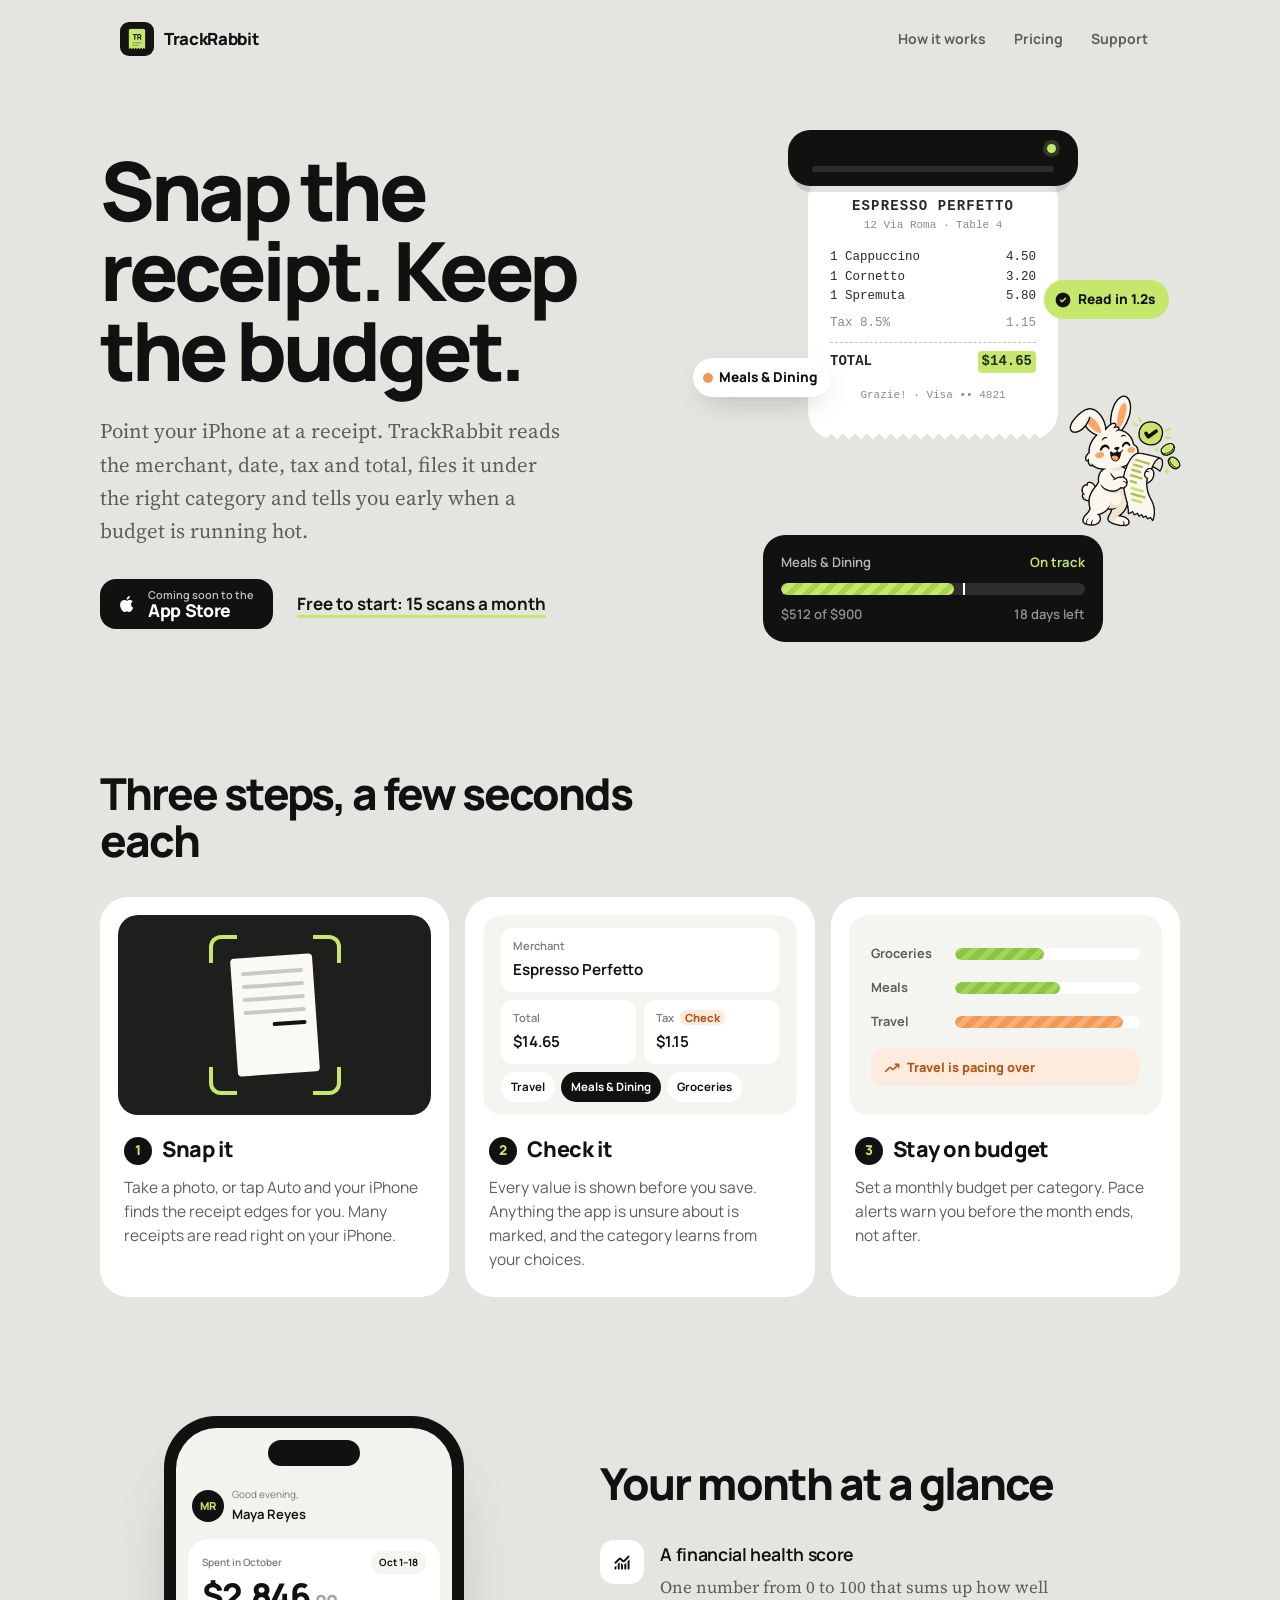
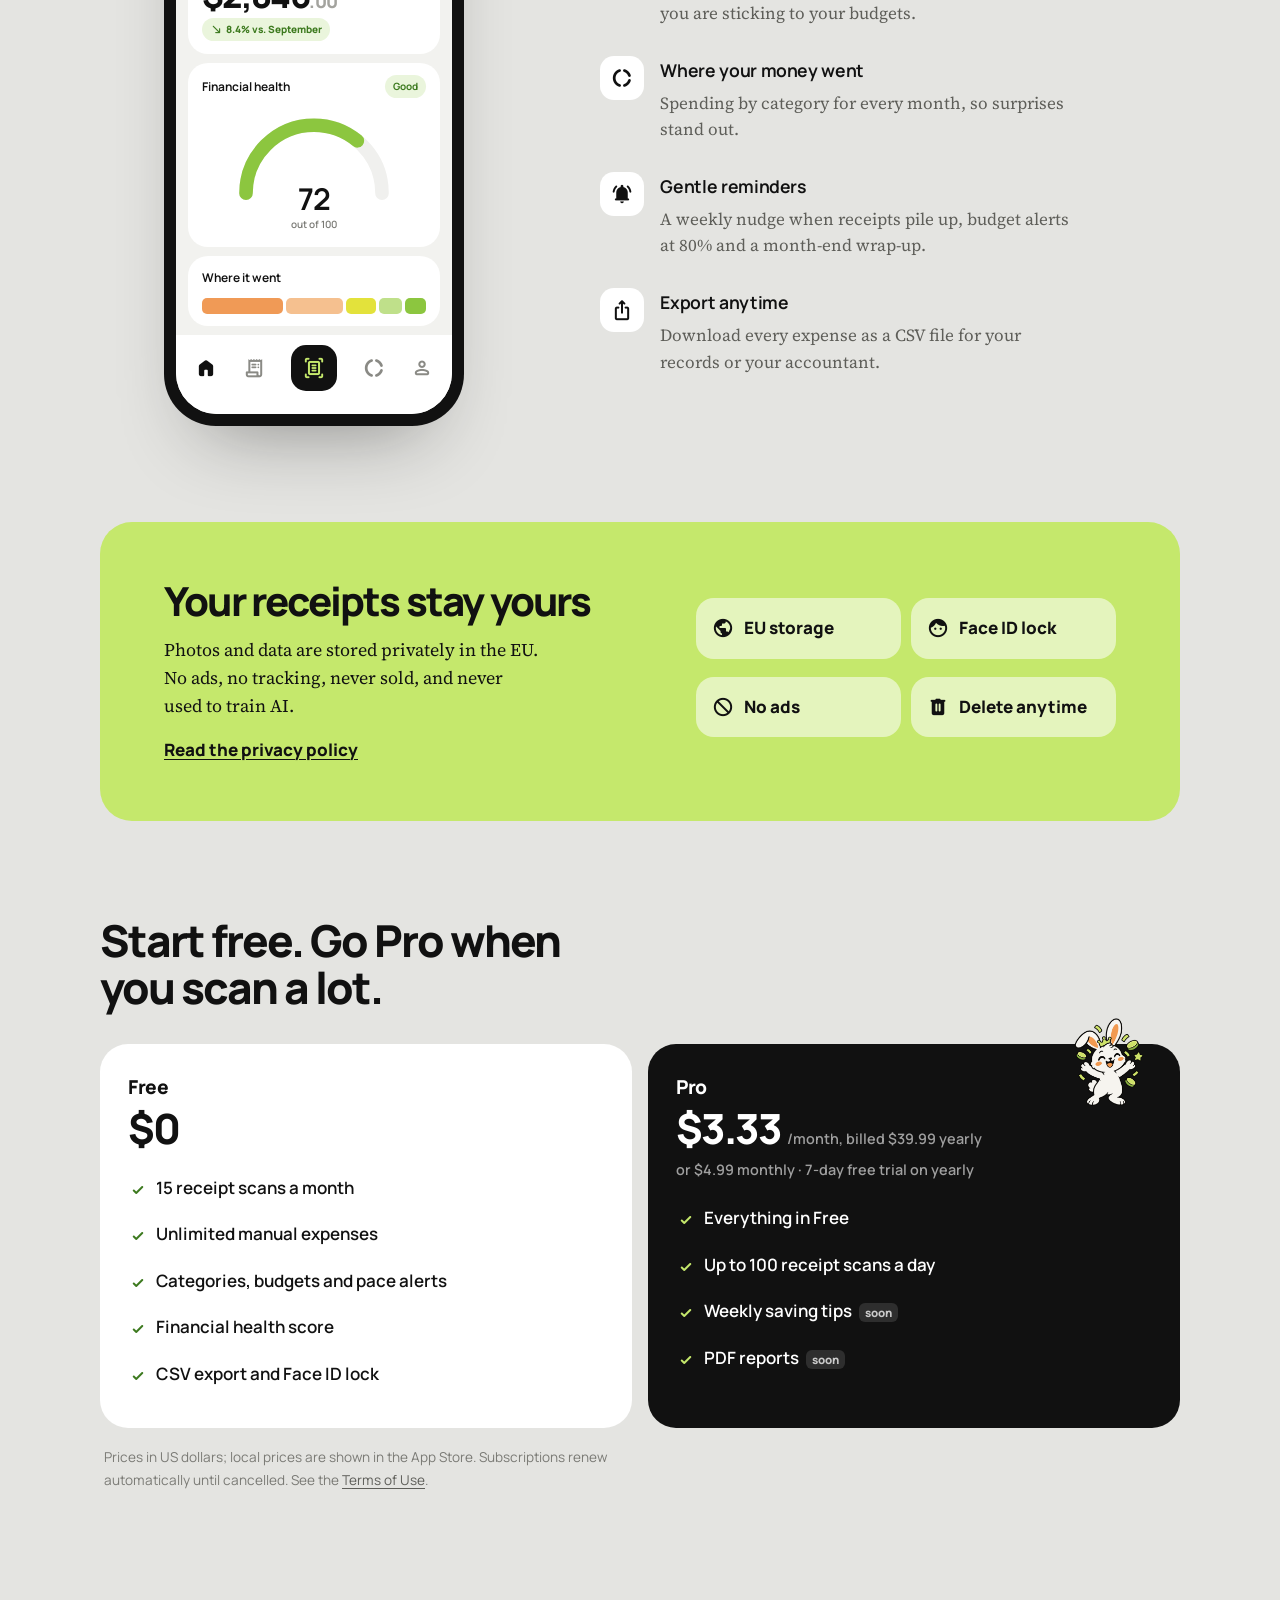
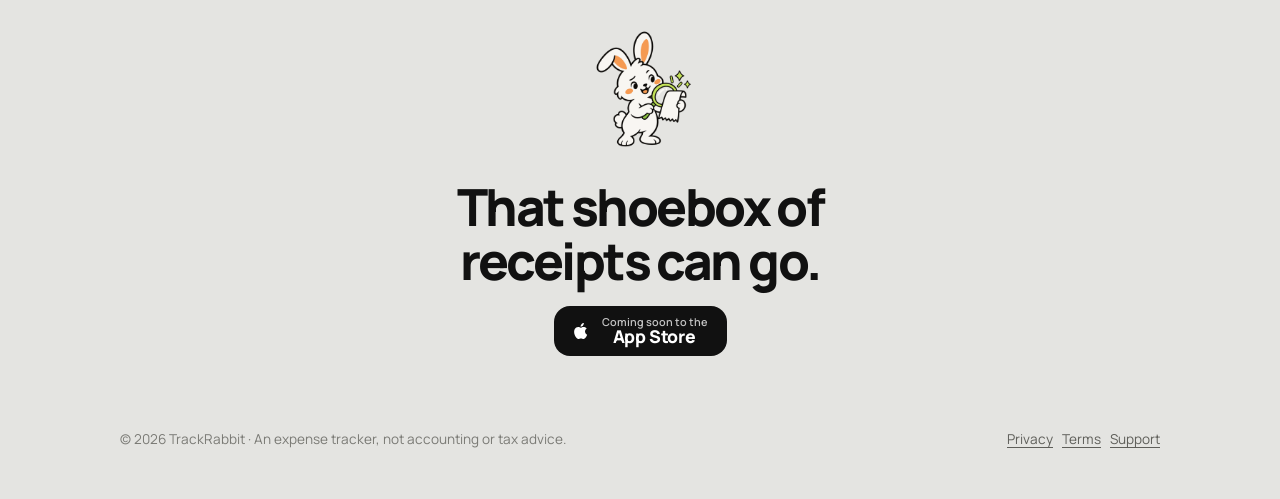
<file: index.html>
<!doctype html>
<html lang="en">
<head>
  <meta charset="utf-8">
  <meta name="viewport" content="width=device-width, initial-scale=1">
  <title>TrackRabbit – Receipt scanner and budget tracker</title>
  <meta name="description" content="Snap a receipt and TrackRabbit reads it, sorts it into your categories and warns you early when a budget is running hot.">
  <meta property="og:title" content="TrackRabbit – Snap the receipt. Keep the budget.">
  <meta property="og:description" content="Receipt scanning, categories and budgets for iPhone.">
  <meta property="og:image" content="https://trackrabbitapp.github.io/assets/mascot.png">
  <link rel="icon" href="assets/favicon.png">
  <link rel="preconnect" href="https://fonts.googleapis.com">
  <link rel="preconnect" href="https://fonts.gstatic.com" crossorigin>
  <link href="https://fonts.googleapis.com/css2?family=Manrope:wght@500;600;700;800&family=Source+Serif+4:ital,opsz,wght@0,8..60,400;0,8..60,600;1,8..60,400&display=swap" rel="stylesheet">
  <link href="https://fonts.googleapis.com/css2?family=Material+Symbols+Rounded:opsz,wght,FILL,GRAD@20..48,500,0..1,0&display=block" rel="stylesheet">
  <link rel="stylesheet" href="style.css">
  <link rel="stylesheet" href="home.css">
</head>
<body class="home-page">
  <header class="site-head">
    <a class="brand" href="./" aria-current="page"><img src="assets/icon.png" alt="">TrackRabbit</a>
    <nav class="site-nav" aria-label="Site">
      <a href="#how">How it works</a>
      <a href="#pricing">Pricing</a>
      <a href="support.html">Support</a>
    </nav>
  </header>

  <main>
    <!-- Hero: the receipt prints, gets read, lands in a category and moves the budget -->
    <section class="hero">
      <div class="hero-copy">
        <h1>Snap the receipt. Keep the budget.</h1>
        <p class="lead">Point your iPhone at a receipt. TrackRabbit reads the merchant, date, tax and total, files it under the right category and tells you early when a budget is running hot.</p>
        <div class="cta-row">
          <span class="store-badge" aria-label="Coming soon to the App Store">
            <svg viewBox="0 0 24 24" width="22" height="22" aria-hidden="true"><path fill="currentColor" d="M16.37 12.6c-.02-2.2 1.8-3.27 1.88-3.32-1.03-1.5-2.62-1.7-3.18-1.73-1.35-.14-2.65.8-3.33.8-.7 0-1.75-.78-2.88-.76-1.48.02-2.85.86-3.61 2.19-1.54 2.67-.39 6.62 1.11 8.79.73 1.06 1.6 2.25 2.74 2.2 1.1-.04 1.52-.71 2.85-.71 1.33 0 1.7.71 2.87.69 1.19-.02 1.94-1.07 2.66-2.14.84-1.23 1.19-2.42 1.2-2.48-.03-.01-2.3-.88-2.31-3.53ZM14.2 6.13c.6-.74 1.01-1.75.9-2.77-.87.04-1.94.59-2.56 1.32-.56.64-1.05 1.68-.92 2.67.97.08 1.97-.49 2.58-1.22Z"/></svg>
            <span><small>Coming soon to the</small>App Store</span>
          </span>
          <a class="text-link" href="#pricing">Free to start: 15 scans a month</a>
        </div>
      </div>

      <div class="scene" aria-hidden="true">
        <div class="printer"><span class="slot"></span></div>
        <div class="paper-window">
          <div class="paper">
            <p class="r-shop">ESPRESSO PERFETTO</p>
            <p class="r-sub">12 Via Roma · Table 4</p>
            <p class="r-row"><span>1 Cappuccino</span><span>4.50</span></p>
            <p class="r-row"><span>1 Cornetto</span><span>3.20</span></p>
            <p class="r-row"><span>1 Spremuta</span><span>5.80</span></p>
            <p class="r-row r-muted"><span>Tax 8.5%</span><span>1.15</span></p>
            <p class="r-row r-total"><span>TOTAL</span><span>$14.65</span></p>
            <p class="r-thanks">Grazie! · Visa •• 4821</p>
          </div>
        </div>
        <div class="read-chip"><span class="ms">check_circle</span> Read in 1.2s</div>
        <div class="cat-chip"><span class="dot"></span> Meals &amp; Dining</div>
        <div class="budget-card">
          <div class="budget-top"><span>Meals &amp; Dining</span><strong>On track</strong></div>
          <div class="bar"><span class="fill"></span><span class="pace"></span></div>
          <div class="budget-bottom"><span>$512 of $900</span><span>18 days left</span></div>
        </div>
        <img class="hero-mascot" src="assets/mascot.png" alt="" width="200" height="200">
      </div>
    </section>

    <!-- How it works: a real sequence, so it is numbered -->
    <section class="how" id="how">
      <h2 class="section-title">Three steps, a few seconds each</h2>
      <ol class="steps">
        <li class="step">
          <div class="step-visual scan-visual" aria-hidden="true">
            <div class="frame">
              <span class="c tl"></span><span class="c tr"></span><span class="c bl"></span><span class="c br"></span>
              <div class="mini-receipt"><i></i><i></i><i></i><i></i><i class="short"></i></div>
            </div>
          </div>
          <h3>Snap it</h3>
          <p>Take a photo, or tap Auto and your iPhone finds the receipt edges for you. Many receipts are read right on your iPhone.</p>
        </li>
        <li class="step">
          <div class="step-visual check-visual" aria-hidden="true">
            <div class="field"><small>Merchant</small><strong>Espresso Perfetto</strong></div>
            <div class="field-row">
              <div class="field"><small>Total</small><strong>$14.65</strong></div>
              <div class="field"><small>Tax <em>Check</em></small><strong>$1.15</strong></div>
            </div>
            <div class="chips"><span>Travel</span><span class="on">Meals &amp; Dining</span><span>Groceries</span></div>
          </div>
          <h3>Check it</h3>
          <p>Every value is shown before you save. Anything the app is unsure about is marked, and the category learns from your choices.</p>
        </li>
        <li class="step">
          <div class="step-visual budget-visual" aria-hidden="true">
            <div class="b-line"><span>Groceries</span><div class="bar"><span style="--w:48%"></span></div></div>
            <div class="b-line"><span>Meals</span><div class="bar"><span style="--w:57%"></span></div></div>
            <div class="b-line warn"><span>Travel</span><div class="bar"><span style="--w:91%"></span></div></div>
            <div class="alert"><span class="ms">trending_up</span> Travel is pacing over</div>
          </div>
          <h3>Stay on budget</h3>
          <p>Set a monthly budget per category. Pace alerts warn you before the month ends, not after.</p>
        </li>
      </ol>
    </section>

    <!-- The app itself -->
    <section class="glance">
      <div class="phone" aria-label="TrackRabbit home screen showing October spending and a financial health score of 72" role="img">
        <div class="island"></div>
        <div class="screen">
          <div class="app-head">
            <span class="avatar">MR</span>
            <div><small>Good evening,</small><strong>Maya Reyes</strong></div>
          </div>
          <div class="app-card">
            <div class="row-between"><small>Spent in October</small><span class="pill">Oct 1–18</span></div>
            <p class="big">$2,846<span>.00</span></p>
            <span class="delta"><span class="ms">south_east</span> 8.4% vs. September</span>
          </div>
          <div class="app-card gauge-card">
            <div class="row-between"><strong>Financial health</strong><span class="pill good">Good</span></div>
            <svg class="gauge" viewBox="0 0 200 120">
              <path class="track" d="M 20 105 A 80 80 0 0 1 180 105" />
              <path class="value" d="M 20 105 A 80 80 0 0 1 180 105" pathLength="100" />
            </svg>
            <p class="score"><strong data-count="72">72</strong><small>out of 100</small></p>
          </div>
          <div class="app-card">
            <strong>Where it went</strong>
            <div class="mix"><span style="flex:38;background:#F09A56"></span><span style="flex:27;background:#F5C08F"></span><span style="flex:14;background:#E3E23B"></span><span style="flex:11;background:#BFE08A"></span><span style="flex:10;background:#8CC63F"></span></div>
          </div>
          <div class="tabbar"><span class="ms on">home</span><span class="ms">receipt_long</span><span class="scan-btn"><span class="ms">document_scanner</span></span><span class="ms">donut_large</span><span class="ms">person</span></div>
        </div>
      </div>
      <div class="glance-copy">
        <h2 class="section-title">Your month at a glance</h2>
        <ul class="ticks">
          <li><span class="ms">monitoring</span><div><strong>A financial health score</strong><p>One number from 0 to 100 that sums up how well you are sticking to your budgets.</p></div></li>
          <li><span class="ms">donut_large</span><div><strong>Where your money went</strong><p>Spending by category for every month, so surprises stand out.</p></div></li>
          <li><span class="ms">notifications_active</span><div><strong>Gentle reminders</strong><p>A weekly nudge when receipts pile up, budget alerts at 80% and a month-end wrap-up.</p></div></li>
          <li><span class="ms">ios_share</span><div><strong>Export anytime</strong><p>Download every expense as a CSV file for your records or your accountant.</p></div></li>
        </ul>
      </div>
    </section>

    <!-- Privacy -->
    <section class="privacy-band">
      <div>
        <h2>Your receipts stay yours</h2>
        <p>Photos and data are stored privately in the EU. No ads, no tracking, never sold, and never used to train AI.</p>
        <a href="privacy.html">Read the privacy policy</a>
      </div>
      <ul class="badges">
        <li><span class="ms">public</span>EU storage</li>
        <li><span class="ms">face</span>Face ID lock</li>
        <li><span class="ms">block</span>No ads</li>
        <li><span class="ms">delete</span>Delete anytime</li>
      </ul>
    </section>

    <!-- Pricing -->
    <section class="pricing" id="pricing">
      <h2 class="section-title">Start free. Go Pro when you scan a lot.</h2>
      <div class="plans">
        <div class="plan">
          <h3>Free</h3>
          <p class="price">$0</p>
          <ul>
            <li>15 receipt scans a month</li>
            <li>Unlimited manual expenses</li>
            <li>Categories, budgets and pace alerts</li>
            <li>Financial health score</li>
            <li>CSV export and Face ID lock</li>
          </ul>
        </div>
        <div class="plan pro">
          <img src="assets/mascot-pro.png" alt="" width="120" height="120">
          <h3>Pro</h3>
          <p class="price">$3.33<small>/month, billed $39.99 yearly</small></p>
          <p class="alt">or $4.99 monthly · 7-day free trial on yearly</p>
          <ul>
            <li>Everything in Free</li>
            <li>Up to 100 receipt scans a day</li>
            <li>Weekly saving tips <em>soon</em></li>
            <li>PDF reports <em>soon</em></li>
          </ul>
        </div>
      </div>
      <p class="fine">Prices in US dollars; local prices are shown in the App Store. Subscriptions renew automatically until cancelled. See the <a href="terms.html">Terms of Use</a>.</p>
    </section>

    <section class="closing">
      <img src="assets/mascot-empty.png" alt="" width="160" height="160">
      <h2>That shoebox of receipts can go.</h2>
      <span class="store-badge dark" aria-label="Coming soon to the App Store">
        <svg viewBox="0 0 24 24" width="22" height="22" aria-hidden="true"><path fill="currentColor" d="M16.37 12.6c-.02-2.2 1.8-3.27 1.88-3.32-1.03-1.5-2.62-1.7-3.18-1.73-1.35-.14-2.65.8-3.33.8-.7 0-1.75-.78-2.88-.76-1.48.02-2.85.86-3.61 2.19-1.54 2.67-.39 6.62 1.11 8.79.73 1.06 1.6 2.25 2.74 2.2 1.1-.04 1.52-.71 2.85-.71 1.33 0 1.7.71 2.87.69 1.19-.02 1.94-1.07 2.66-2.14.84-1.23 1.19-2.42 1.2-2.48-.03-.01-2.3-.88-2.31-3.53ZM14.2 6.13c.6-.74 1.01-1.75.9-2.77-.87.04-1.94.59-2.56 1.32-.56.64-1.05 1.68-.92 2.67.97.08 1.97-.49 2.58-1.22Z"/></svg>
        <span><small>Coming soon to the</small>App Store</span>
      </span>
    </section>
  </main>

  <footer class="site-foot">
    <span>© 2026 TrackRabbit · An expense tracker, not accounting or tax advice.</span>
    <span><a href="privacy.html">Privacy</a> &nbsp; <a href="terms.html">Terms</a> &nbsp; <a href="support.html">Support</a></span>
  </footer>

  <script>
    // The health gauge fills once, when it scrolls into view.
    const card = document.querySelector('.gauge-card');
    if (card && 'IntersectionObserver' in window) {
      card.classList.add('armed');
      new IntersectionObserver((entries, obs) => {
        if (entries.some((e) => e.isIntersecting)) {
          card.classList.add('in');
          obs.disconnect();
        }
      }, { threshold: 0.6 }).observe(card);
    }
  </script>
</body>
</html>
</file>
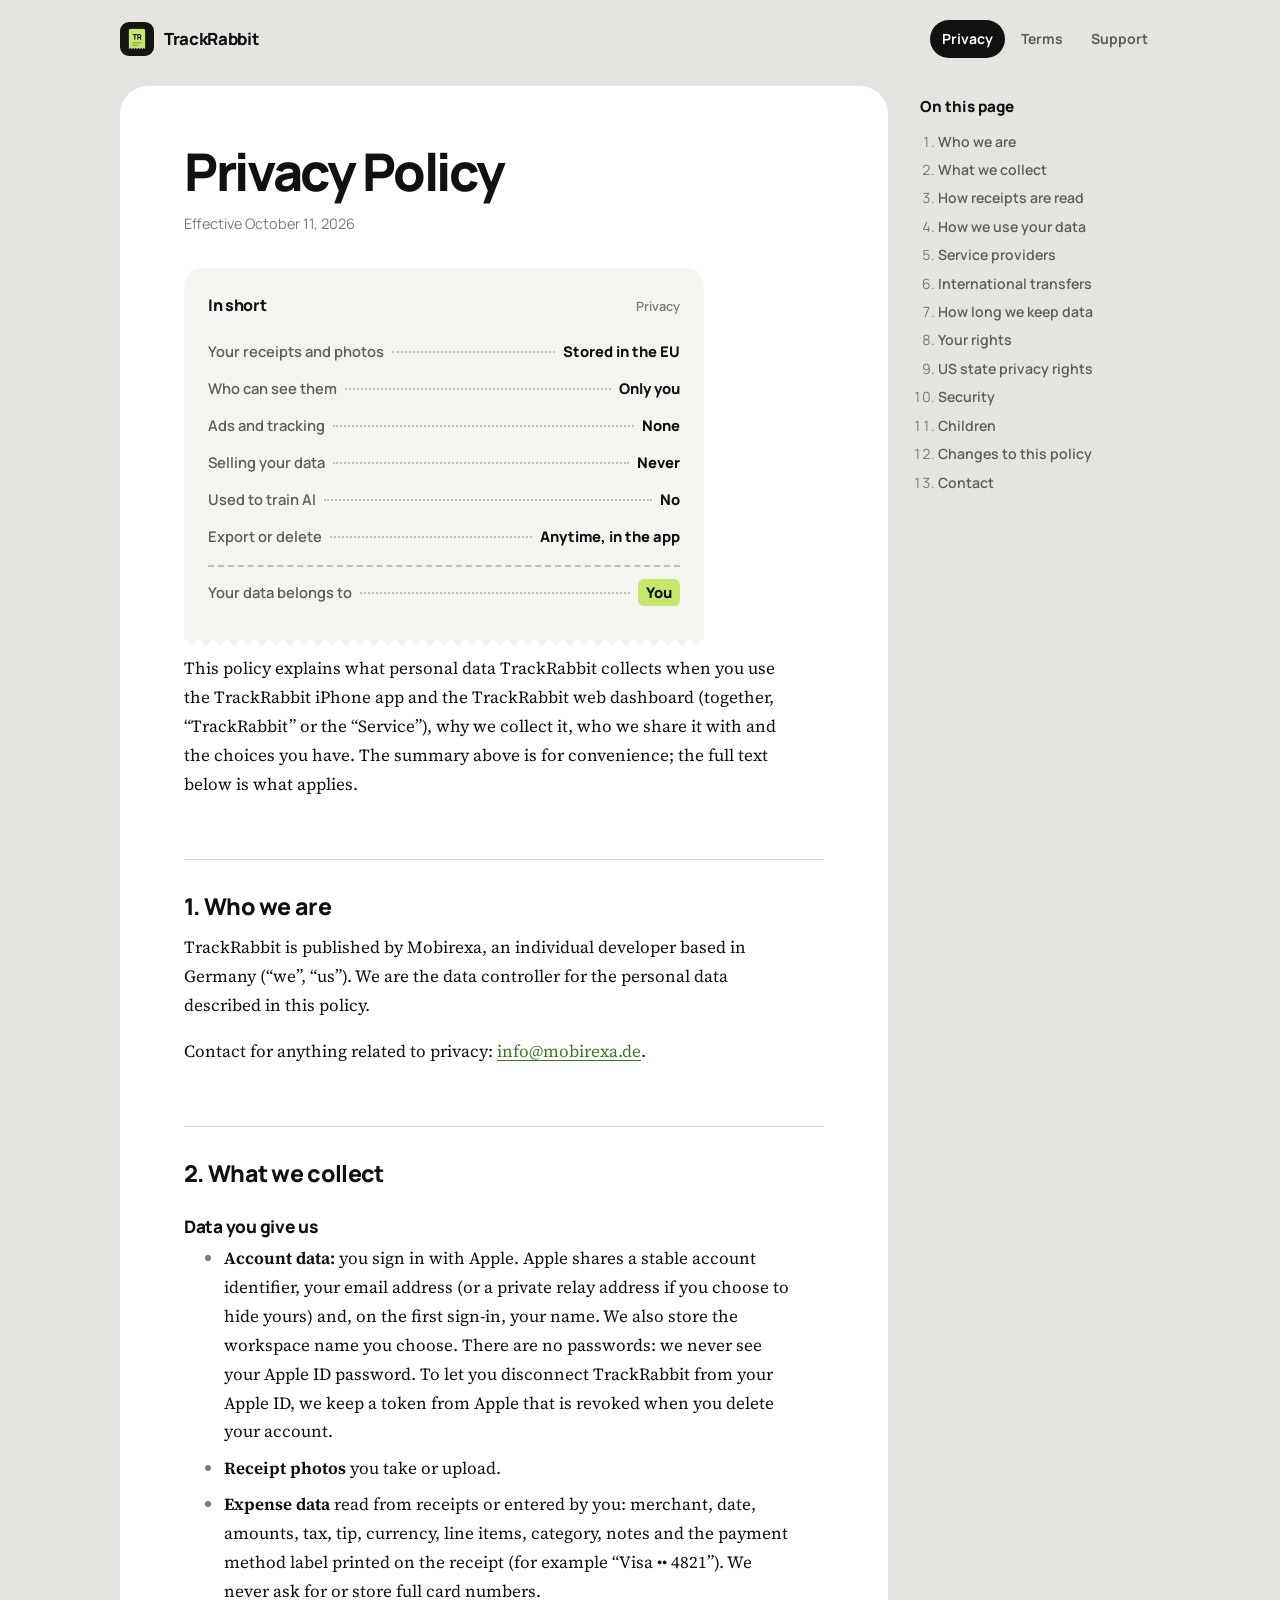
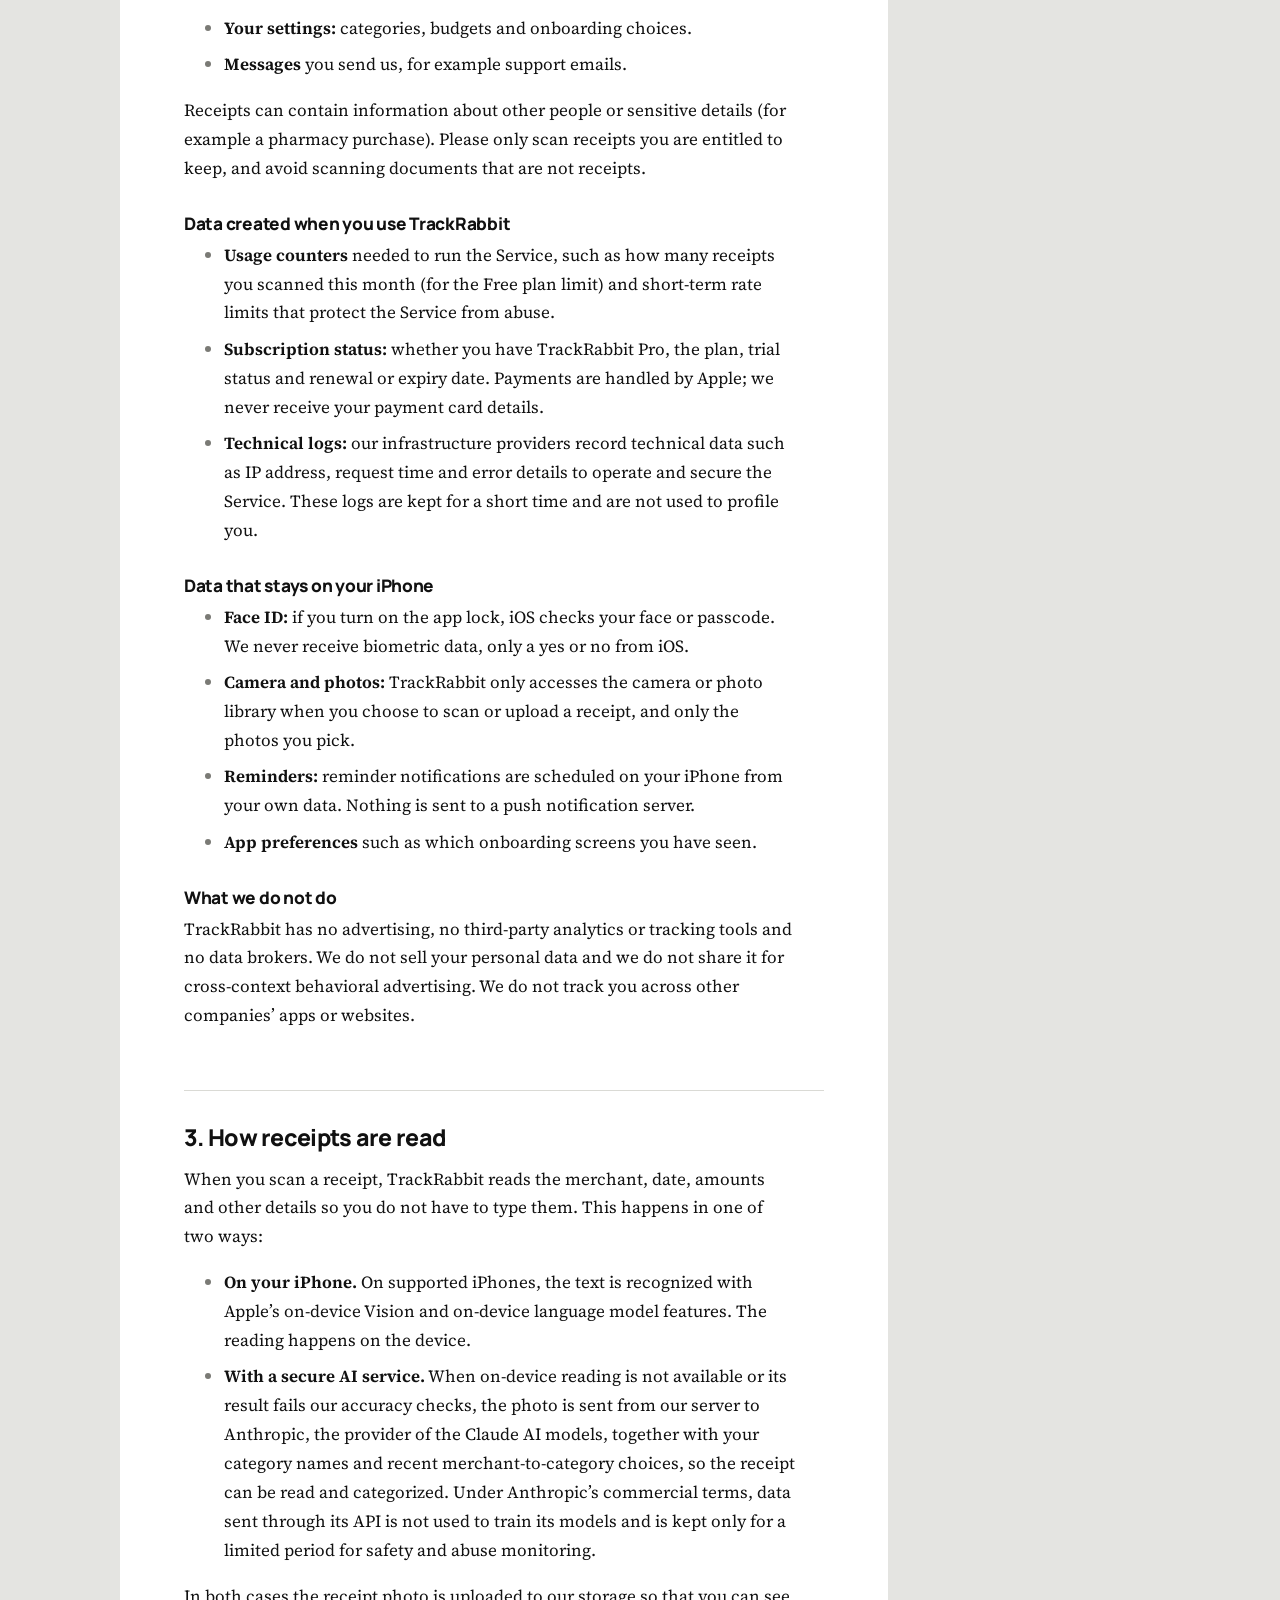
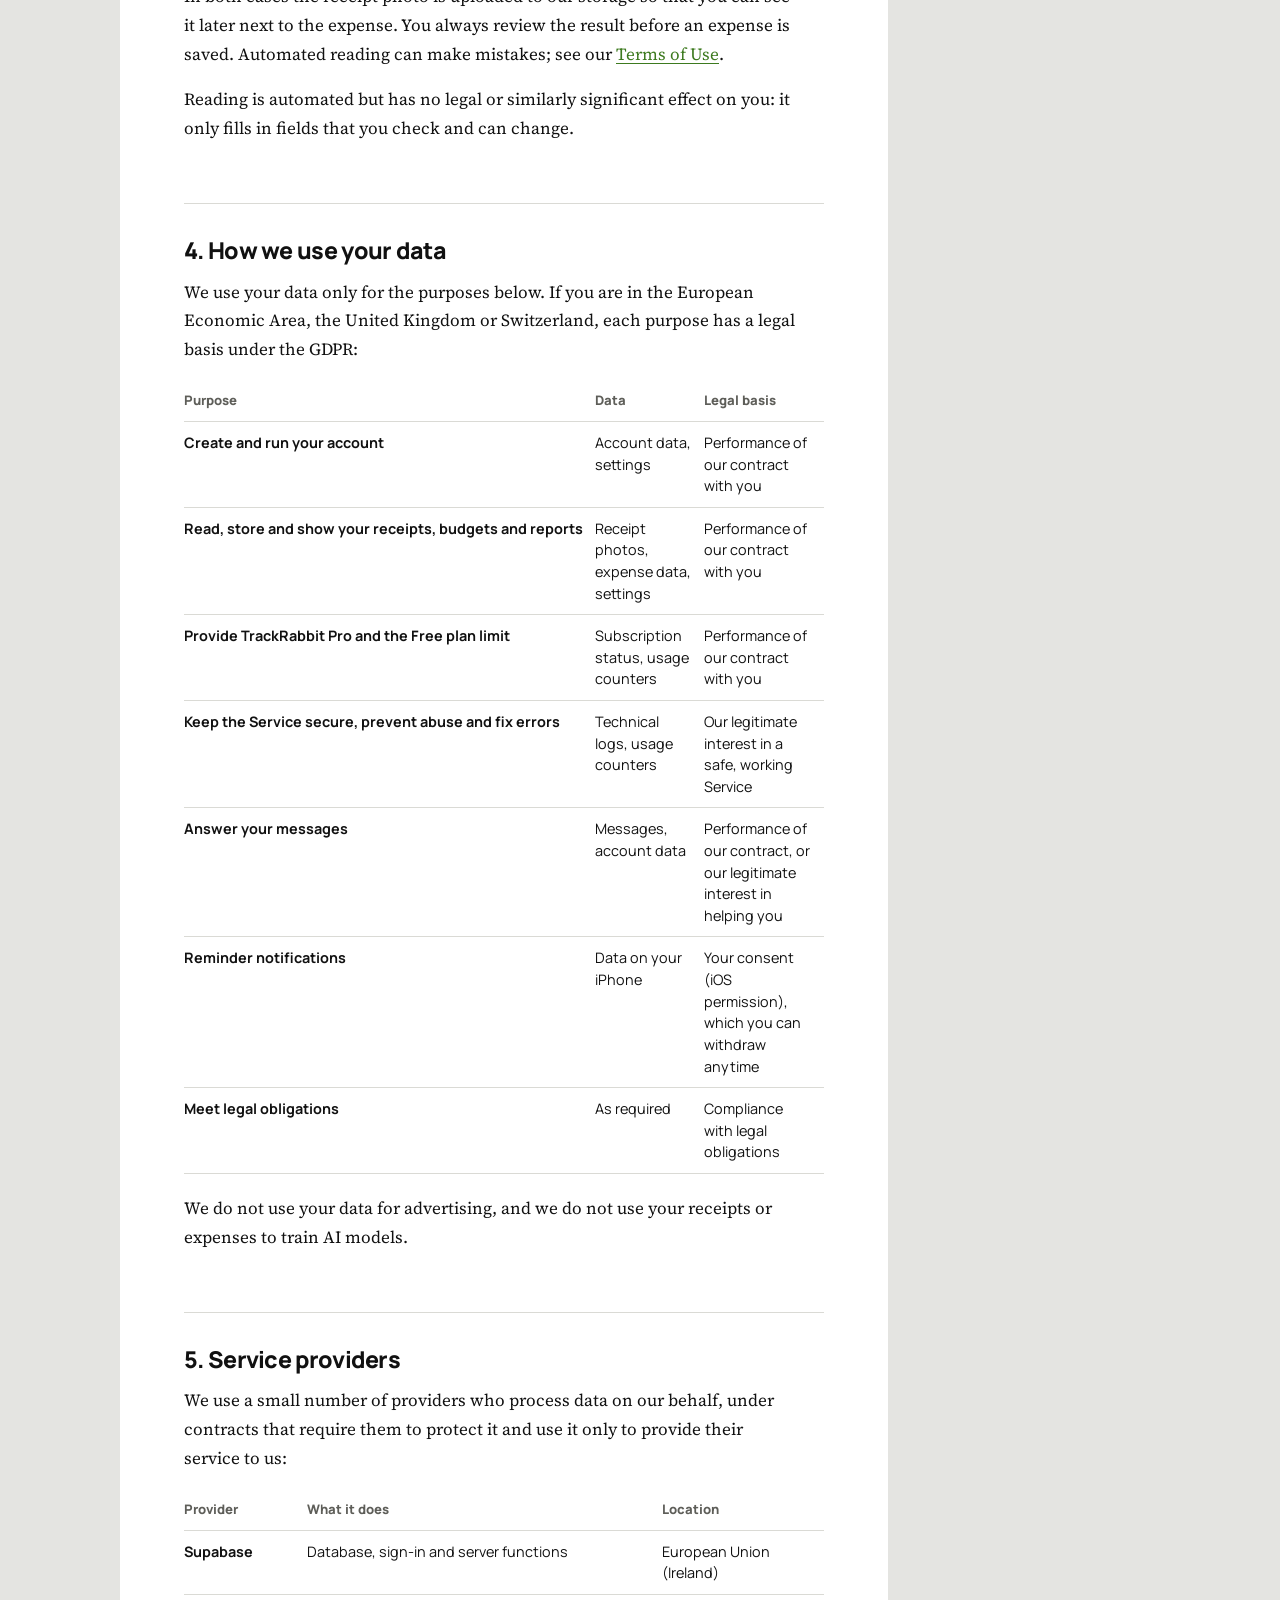
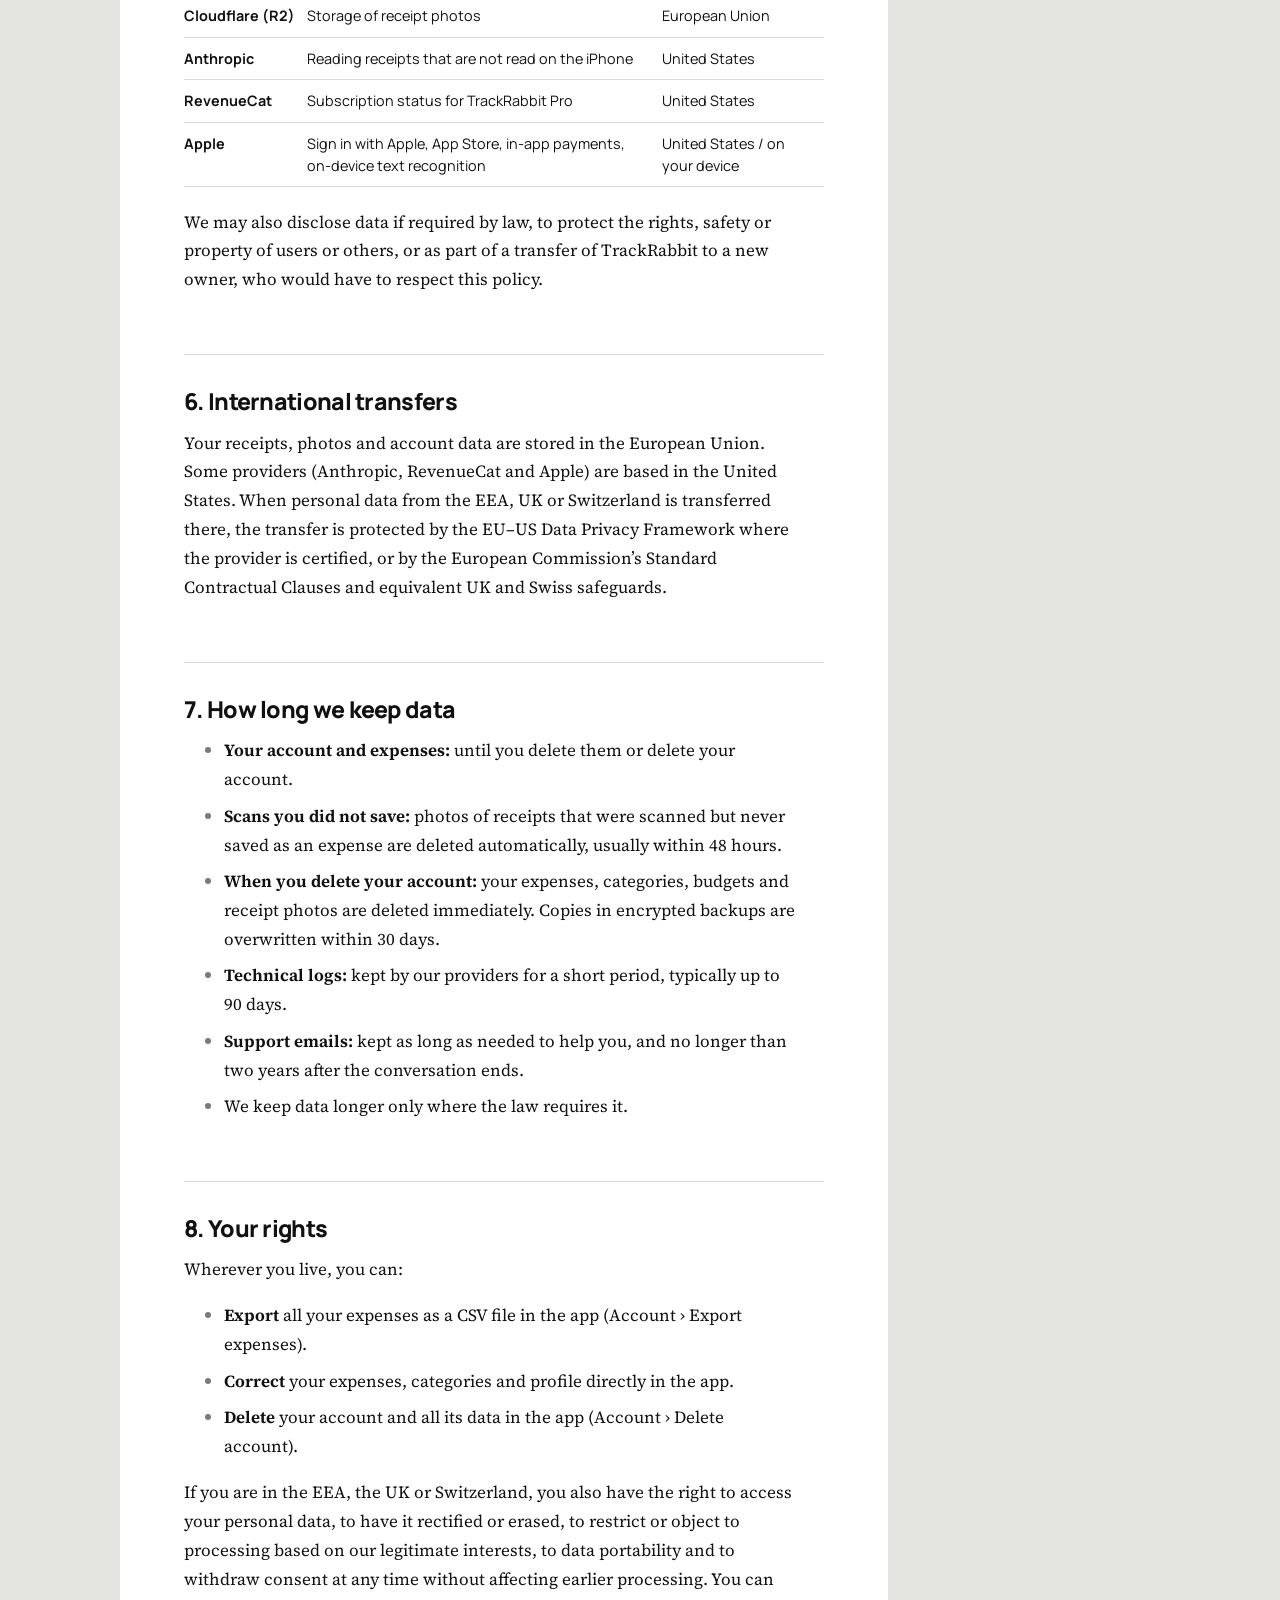
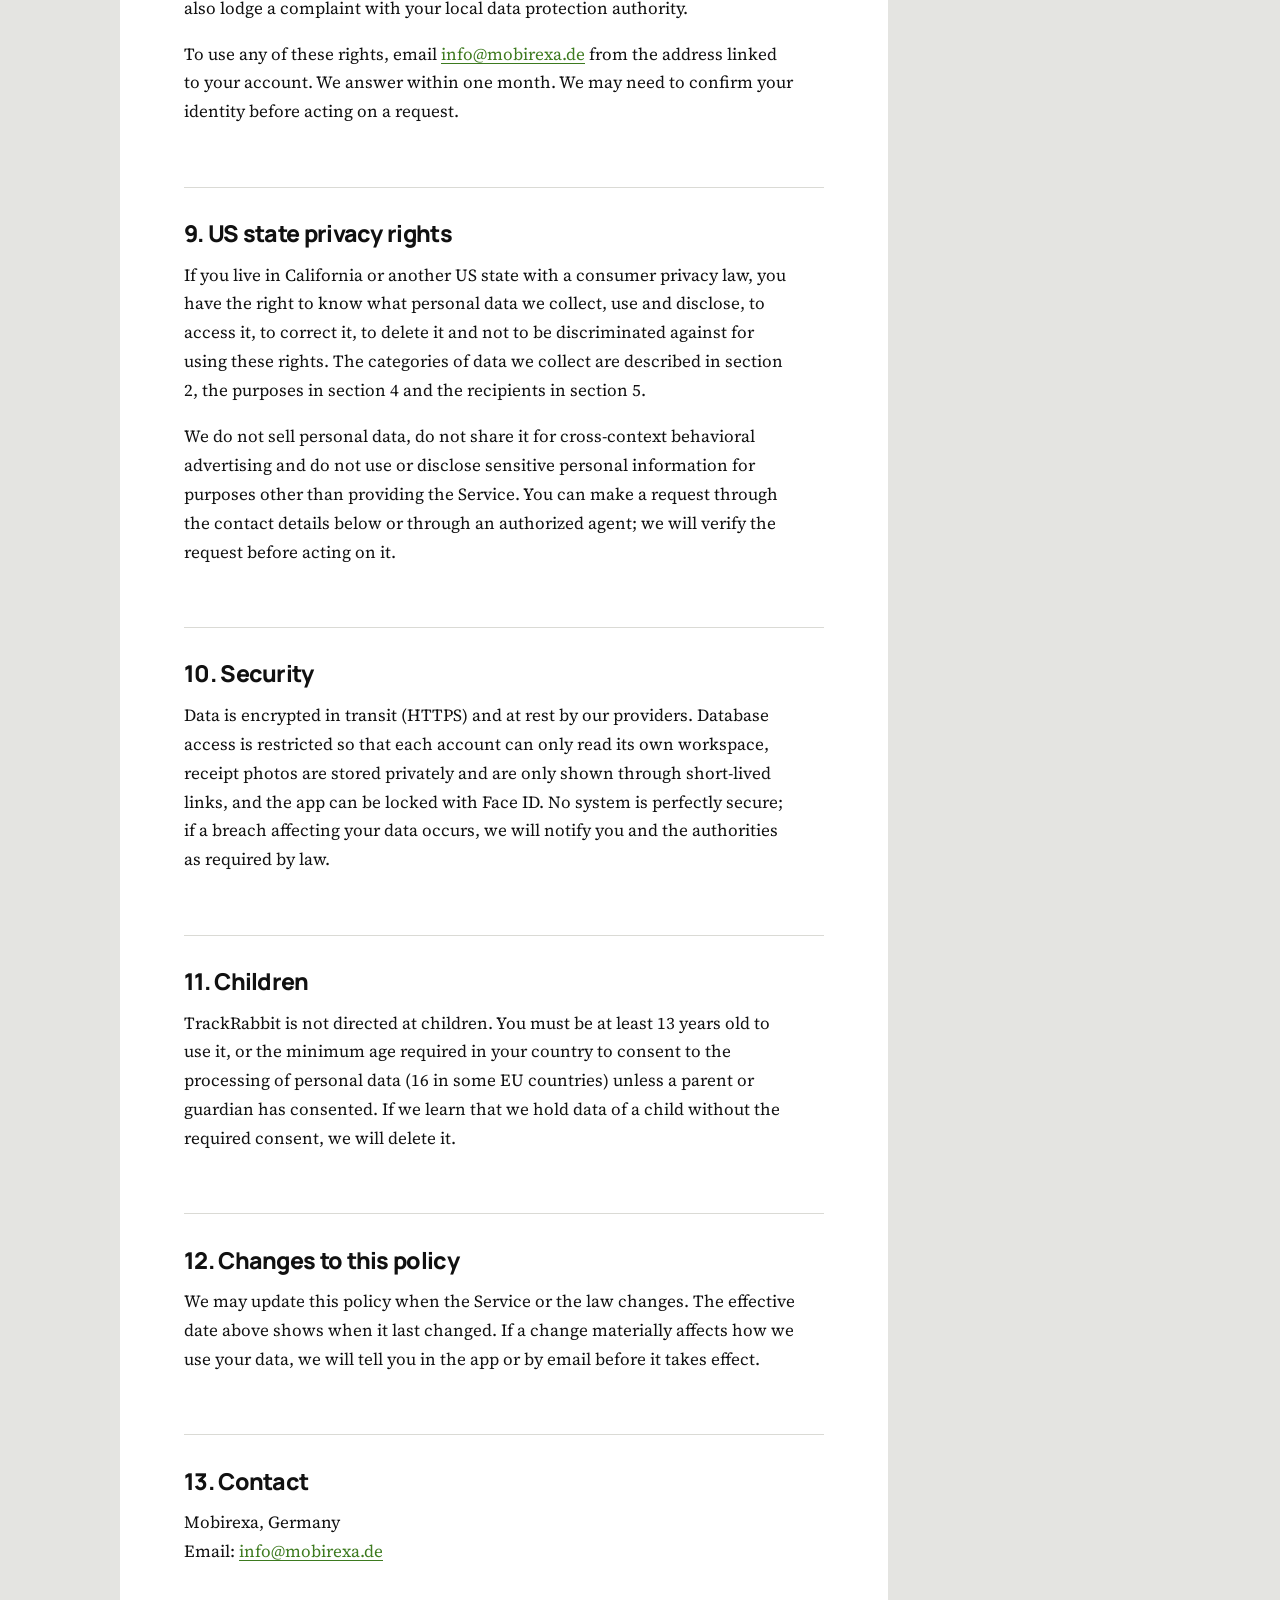
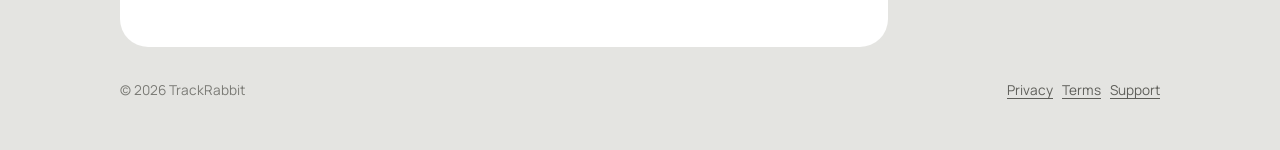
<file: privacy.html>
<!doctype html>
<html lang="en">
<head>
  <meta charset="utf-8">
  <meta name="viewport" content="width=device-width, initial-scale=1">
  <title>Privacy Policy – TrackRabbit</title>
  <meta name="description" content="How TrackRabbit collects, uses and protects your data.">
  <link rel="icon" href="assets/favicon.png">
  <link rel="preconnect" href="https://fonts.googleapis.com">
  <link rel="preconnect" href="https://fonts.gstatic.com" crossorigin>
  <link href="https://fonts.googleapis.com/css2?family=Manrope:wght@500;600;700;800&family=Source+Serif+4:ital,opsz,wght@0,8..60,400;0,8..60,600;1,8..60,400&display=swap" rel="stylesheet">
  <link rel="stylesheet" href="style.css">
</head>
<body>
  <header class="site-head">
    <a class="brand" href="./"><img src="assets/icon.png" alt="">TrackRabbit</a>
    <nav class="site-nav" aria-label="Site">
      <a href="privacy.html" aria-current="page">Privacy</a>
      <a href="terms.html">Terms</a>
      <a href="support.html">Support</a>
    </nav>
  </header>

  <div class="doc">
    <nav class="toc" aria-label="On this page">
      <details>
        <summary>On this page</summary>
        <ol>
          <li><a href="#who">Who we are</a></li>
          <li><a href="#collect">What we collect</a></li>
          <li><a href="#reading">How receipts are read</a></li>
          <li><a href="#use">How we use your data</a></li>
          <li><a href="#providers">Service providers</a></li>
          <li><a href="#transfers">International transfers</a></li>
          <li><a href="#retention">How long we keep data</a></li>
          <li><a href="#rights">Your rights</a></li>
          <li><a href="#us">US state privacy rights</a></li>
          <li><a href="#security">Security</a></li>
          <li><a href="#children">Children</a></li>
          <li><a href="#changes">Changes to this policy</a></li>
          <li><a href="#contact">Contact</a></li>
        </ol>
      </details>
    </nav>

    <main class="paper">
      <h1>Privacy Policy</h1>
      <p class="meta">Effective October 11, 2026</p>

      <section class="receipt" aria-label="Summary">
        <p class="receipt-title">In short <span>Privacy</span></p>
        <dl>
          <div class="line"><dt>Your receipts and photos</dt><span class="leader"></span><dd>Stored in the EU</dd></div>
          <div class="line"><dt>Who can see them</dt><span class="leader"></span><dd>Only you</dd></div>
          <div class="line"><dt>Ads and tracking</dt><span class="leader"></span><dd>None</dd></div>
          <div class="line"><dt>Selling your data</dt><span class="leader"></span><dd>Never</dd></div>
          <div class="line"><dt>Used to train AI</dt><span class="leader"></span><dd>No</dd></div>
          <div class="line"><dt>Export or delete</dt><span class="leader"></span><dd>Anytime, in the app</dd></div>
          <div class="line total"><dt>Your data belongs to</dt><span class="leader"></span><dd>You</dd></div>
        </dl>
      </section>

      <p>This policy explains what personal data TrackRabbit collects when you use the TrackRabbit iPhone app and the TrackRabbit web dashboard (together, “TrackRabbit” or the “Service”), why we collect it, who we share it with and the choices you have. The summary above is for convenience; the full text below is what applies.</p>

      <h2 id="who">1. Who we are</h2>
      <p>TrackRabbit is published by Mobirexa, an individual developer based in Germany (“we”, “us”). We are the data controller for the personal data described in this policy.</p>
      <p>Contact for anything related to privacy: <a href="mailto:info@mobirexa.de">info@mobirexa.de</a>.</p>

      <h2 id="collect">2. What we collect</h2>
      <h3>Data you give us</h3>
      <ul>
        <li><strong>Account data:</strong> you sign in with Apple. Apple shares a stable account identifier, your email address (or a private relay address if you choose to hide yours) and, on the first sign-in, your name. We also store the workspace name you choose. There are no passwords: we never see your Apple ID password. To let you disconnect TrackRabbit from your Apple ID, we keep a token from Apple that is revoked when you delete your account.</li>
        <li><strong>Receipt photos</strong> you take or upload.</li>
        <li><strong>Expense data</strong> read from receipts or entered by you: merchant, date, amounts, tax, tip, currency, line items, category, notes and the payment method label printed on the receipt (for example “Visa •• 4821”). We never ask for or store full card numbers.</li>
        <li><strong>Your settings:</strong> categories, budgets and onboarding choices.</li>
        <li><strong>Messages</strong> you send us, for example support emails.</li>
      </ul>
      <p>Receipts can contain information about other people or sensitive details (for example a pharmacy purchase). Please only scan receipts you are entitled to keep, and avoid scanning documents that are not receipts.</p>

      <h3>Data created when you use TrackRabbit</h3>
      <ul>
        <li><strong>Usage counters</strong> needed to run the Service, such as how many receipts you scanned this month (for the Free plan limit) and short-term rate limits that protect the Service from abuse.</li>
        <li><strong>Subscription status:</strong> whether you have TrackRabbit Pro, the plan, trial status and renewal or expiry date. Payments are handled by Apple; we never receive your payment card details.</li>
        <li><strong>Technical logs:</strong> our infrastructure providers record technical data such as IP address, request time and error details to operate and secure the Service. These logs are kept for a short time and are not used to profile you.</li>
      </ul>

      <h3>Data that stays on your iPhone</h3>
      <ul>
        <li><strong>Face ID:</strong> if you turn on the app lock, iOS checks your face or passcode. We never receive biometric data, only a yes or no from iOS.</li>
        <li><strong>Camera and photos:</strong> TrackRabbit only accesses the camera or photo library when you choose to scan or upload a receipt, and only the photos you pick.</li>
        <li><strong>Reminders:</strong> reminder notifications are scheduled on your iPhone from your own data. Nothing is sent to a push notification server.</li>
        <li><strong>App preferences</strong> such as which onboarding screens you have seen.</li>
      </ul>

      <h3>What we do not do</h3>
      <p>TrackRabbit has no advertising, no third-party analytics or tracking tools and no data brokers. We do not sell your personal data and we do not share it for cross-context behavioral advertising. We do not track you across other companies’ apps or websites.</p>

      <h2 id="reading">3. How receipts are read</h2>
      <p>When you scan a receipt, TrackRabbit reads the merchant, date, amounts and other details so you do not have to type them. This happens in one of two ways:</p>
      <ul>
        <li><strong>On your iPhone.</strong> On supported iPhones, the text is recognized with Apple’s on-device Vision and on-device language model features. The reading happens on the device.</li>
        <li><strong>With a secure AI service.</strong> When on-device reading is not available or its result fails our accuracy checks, the photo is sent from our server to Anthropic, the provider of the Claude AI models, together with your category names and recent merchant-to-category choices, so the receipt can be read and categorized. Under Anthropic’s commercial terms, data sent through its API is not used to train its models and is kept only for a limited period for safety and abuse monitoring.</li>
      </ul>
      <p>In both cases the receipt photo is uploaded to our storage so that you can see it later next to the expense. You always review the result before an expense is saved. Automated reading can make mistakes; see our <a href="terms.html">Terms of Use</a>.</p>
      <p>Reading is automated but has no legal or similarly significant effect on you: it only fills in fields that you check and can change.</p>

      <h2 id="use">4. How we use your data</h2>
      <p>We use your data only for the purposes below. If you are in the European Economic Area, the United Kingdom or Switzerland, each purpose has a legal basis under the GDPR:</p>
      <div class="table-wrap">
        <table>
          <thead><tr><th>Purpose</th><th>Data</th><th>Legal basis</th></tr></thead>
          <tbody>
            <tr><td>Create and run your account</td><td>Account data, settings</td><td>Performance of our contract with you</td></tr>
            <tr><td>Read, store and show your receipts, budgets and reports</td><td>Receipt photos, expense data, settings</td><td>Performance of our contract with you</td></tr>
            <tr><td>Provide TrackRabbit Pro and the Free plan limit</td><td>Subscription status, usage counters</td><td>Performance of our contract with you</td></tr>
            <tr><td>Keep the Service secure, prevent abuse and fix errors</td><td>Technical logs, usage counters</td><td>Our legitimate interest in a safe, working Service</td></tr>
            <tr><td>Answer your messages</td><td>Messages, account data</td><td>Performance of our contract, or our legitimate interest in helping you</td></tr>
            <tr><td>Reminder notifications</td><td>Data on your iPhone</td><td>Your consent (iOS permission), which you can withdraw anytime</td></tr>
            <tr><td>Meet legal obligations</td><td>As required</td><td>Compliance with legal obligations</td></tr>
          </tbody>
        </table>
      </div>
      <p>We do not use your data for advertising, and we do not use your receipts or expenses to train AI models.</p>

      <h2 id="providers">5. Service providers</h2>
      <p>We use a small number of providers who process data on our behalf, under contracts that require them to protect it and use it only to provide their service to us:</p>
      <div class="table-wrap">
        <table>
          <thead><tr><th>Provider</th><th>What it does</th><th>Location</th></tr></thead>
          <tbody>
            <tr><td>Supabase</td><td>Database, sign-in and server functions</td><td>European Union (Ireland)</td></tr>
            <tr><td>Cloudflare (R2)</td><td>Storage of receipt photos</td><td>European Union</td></tr>
            <tr><td>Anthropic</td><td>Reading receipts that are not read on the iPhone</td><td>United States</td></tr>
            <tr><td>RevenueCat</td><td>Subscription status for TrackRabbit Pro</td><td>United States</td></tr>
            <tr><td>Apple</td><td>Sign in with Apple, App Store, in-app payments, on-device text recognition</td><td>United States / on your device</td></tr>
          </tbody>
        </table>
      </div>
      <p>We may also disclose data if required by law, to protect the rights, safety or property of users or others, or as part of a transfer of TrackRabbit to a new owner, who would have to respect this policy.</p>

      <h2 id="transfers">6. International transfers</h2>
      <p>Your receipts, photos and account data are stored in the European Union. Some providers (Anthropic, RevenueCat and Apple) are based in the United States. When personal data from the EEA, UK or Switzerland is transferred there, the transfer is protected by the EU–US Data Privacy Framework where the provider is certified, or by the European Commission’s Standard Contractual Clauses and equivalent UK and Swiss safeguards.</p>

      <h2 id="retention">7. How long we keep data</h2>
      <ul>
        <li><strong>Your account and expenses:</strong> until you delete them or delete your account.</li>
        <li><strong>Scans you did not save:</strong> photos of receipts that were scanned but never saved as an expense are deleted automatically, usually within 48 hours.</li>
        <li><strong>When you delete your account:</strong> your expenses, categories, budgets and receipt photos are deleted immediately. Copies in encrypted backups are overwritten within 30 days.</li>
        <li><strong>Technical logs:</strong> kept by our providers for a short period, typically up to 90 days.</li>
        <li><strong>Support emails:</strong> kept as long as needed to help you, and no longer than two years after the conversation ends.</li>
        <li>We keep data longer only where the law requires it.</li>
      </ul>

      <h2 id="rights">8. Your rights</h2>
      <p>Wherever you live, you can:</p>
      <ul>
        <li><strong>Export</strong> all your expenses as a CSV file in the app (Account › Export expenses).</li>
        <li><strong>Correct</strong> your expenses, categories and profile directly in the app.</li>
        <li><strong>Delete</strong> your account and all its data in the app (Account › Delete account).</li>
      </ul>
      <p>If you are in the EEA, the UK or Switzerland, you also have the right to access your personal data, to have it rectified or erased, to restrict or object to processing based on our legitimate interests, to data portability and to withdraw consent at any time without affecting earlier processing. You can also lodge a complaint with your local data protection authority.</p>
      <p>To use any of these rights, email <a href="mailto:info@mobirexa.de">info@mobirexa.de</a> from the address linked to your account. We answer within one month. We may need to confirm your identity before acting on a request.</p>

      <h2 id="us">9. US state privacy rights</h2>
      <p>If you live in California or another US state with a consumer privacy law, you have the right to know what personal data we collect, use and disclose, to access it, to correct it, to delete it and not to be discriminated against for using these rights. The categories of data we collect are described in section 2, the purposes in section 4 and the recipients in section 5.</p>
      <p>We do not sell personal data, do not share it for cross-context behavioral advertising and do not use or disclose sensitive personal information for purposes other than providing the Service. You can make a request through the contact details below or through an authorized agent; we will verify the request before acting on it.</p>

      <h2 id="security">10. Security</h2>
      <p>Data is encrypted in transit (HTTPS) and at rest by our providers. Database access is restricted so that each account can only read its own workspace, receipt photos are stored privately and are only shown through short-lived links, and the app can be locked with Face ID. No system is perfectly secure; if a breach affecting your data occurs, we will notify you and the authorities as required by law.</p>

      <h2 id="children">11. Children</h2>
      <p>TrackRabbit is not directed at children. You must be at least 13 years old to use it, or the minimum age required in your country to consent to the processing of personal data (16 in some EU countries) unless a parent or guardian has consented. If we learn that we hold data of a child without the required consent, we will delete it.</p>

      <h2 id="changes">12. Changes to this policy</h2>
      <p>We may update this policy when the Service or the law changes. The effective date above shows when it last changed. If a change materially affects how we use your data, we will tell you in the app or by email before it takes effect.</p>

      <h2 id="contact">13. Contact</h2>
      <p>Mobirexa, Germany<br>Email: <a href="mailto:info@mobirexa.de">info@mobirexa.de</a></p>
    </main>
  </div>

  <footer class="site-foot">
    <span>© 2026 TrackRabbit</span>
    <span><a href="privacy.html">Privacy</a> &nbsp; <a href="terms.html">Terms</a> &nbsp; <a href="support.html">Support</a></span>
  </footer>
  <script>if (matchMedia("(min-width: 960px)").matches) document.querySelector(".toc details").open = true;</script>
</body>
</html>
</file>
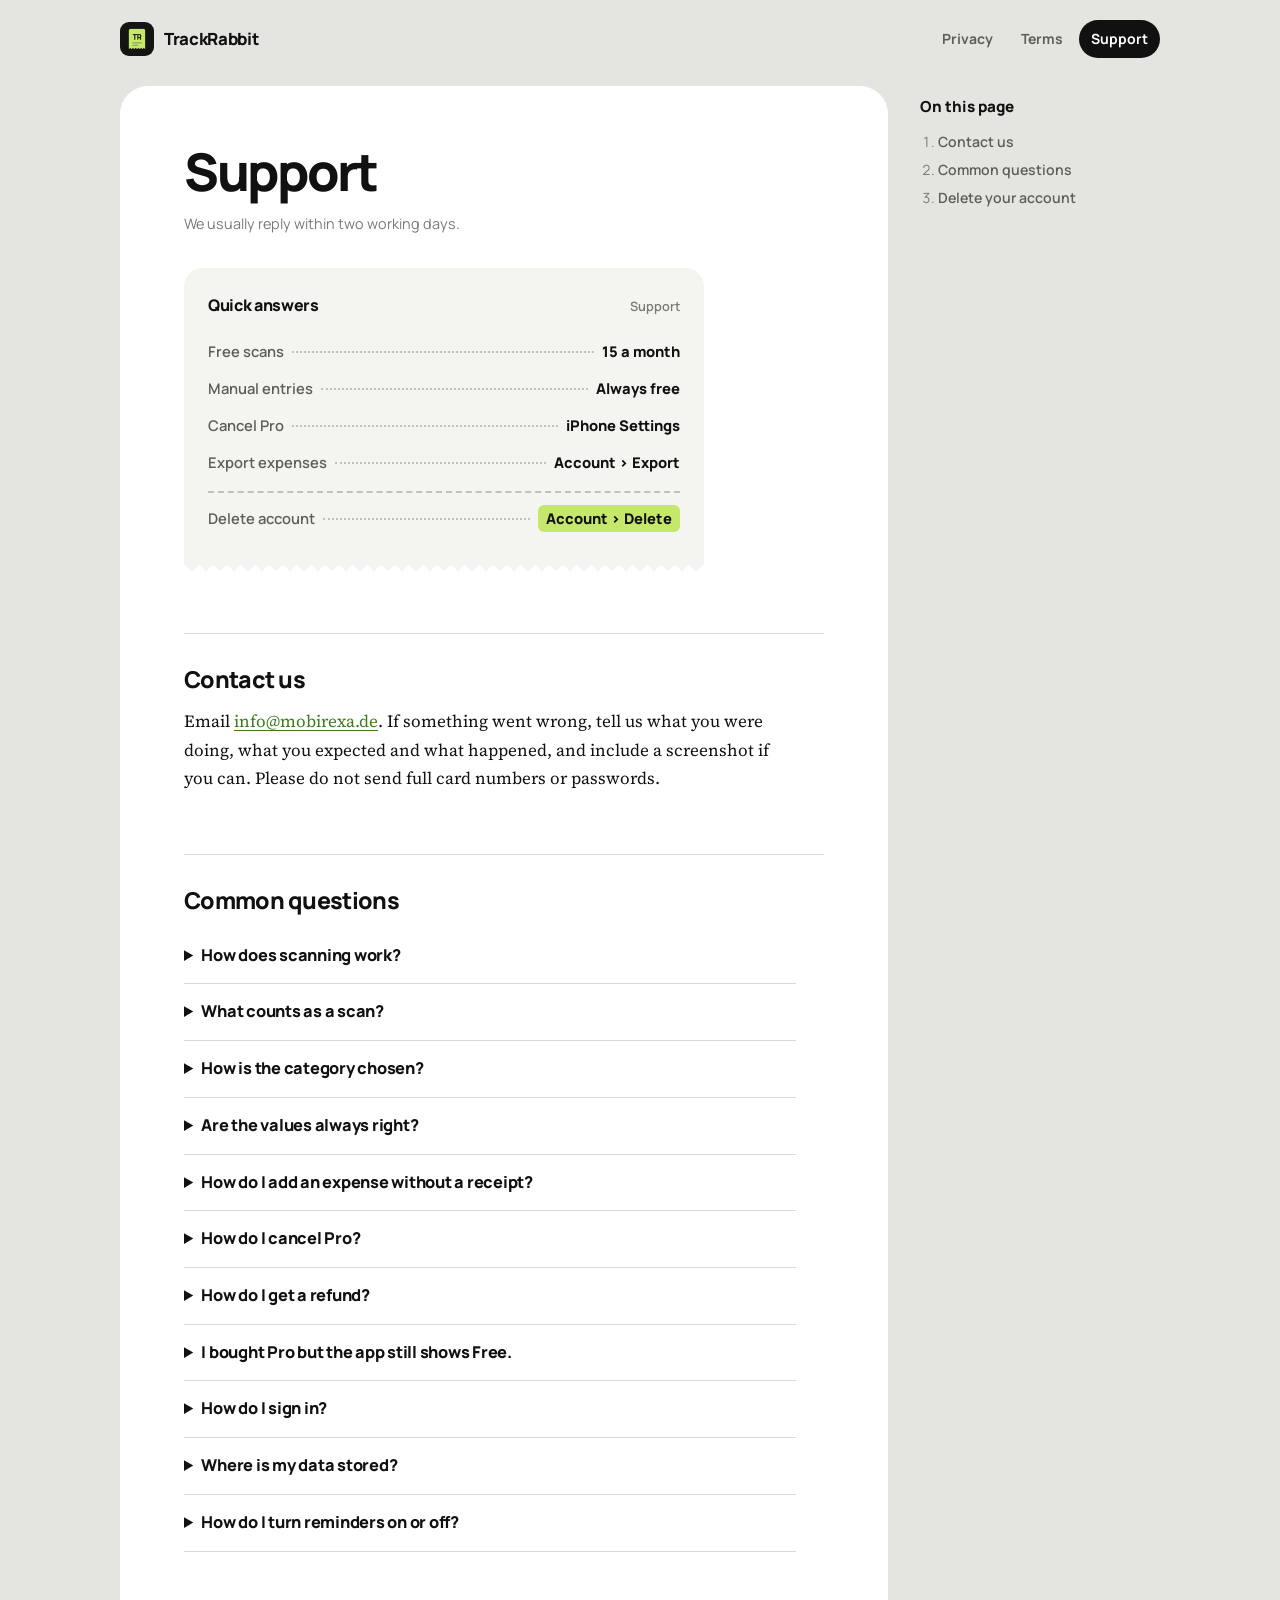
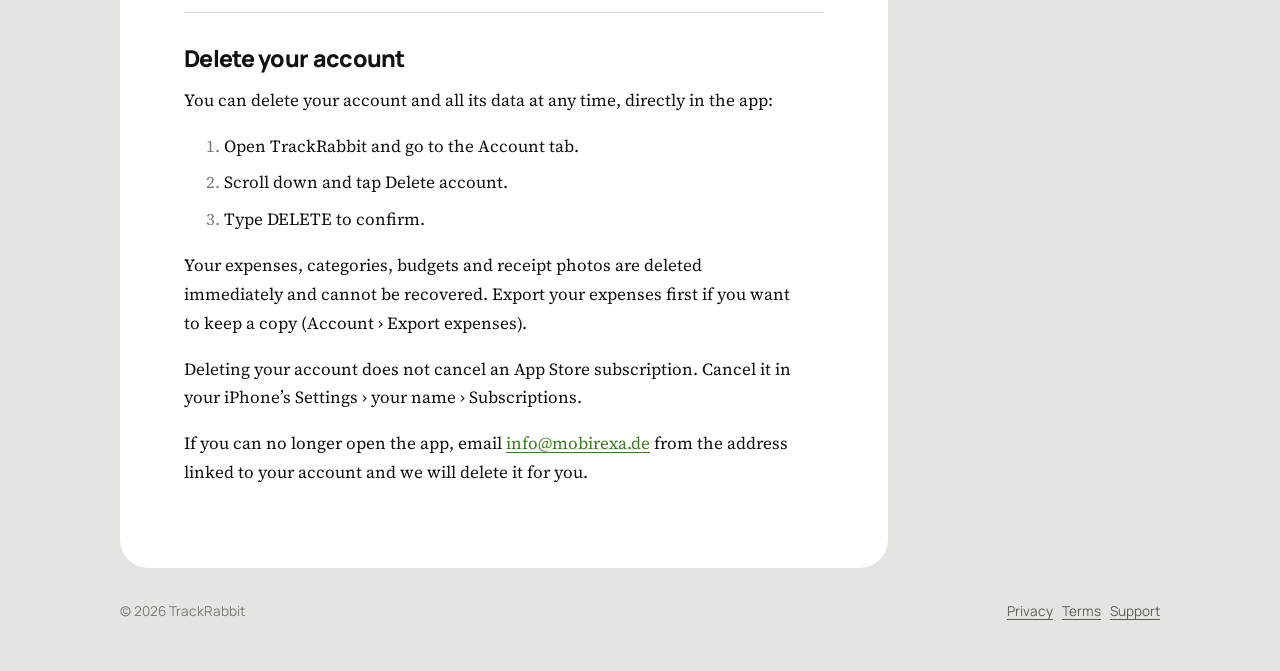
<file: support.html>
<!doctype html>
<html lang="en">
<head>
  <meta charset="utf-8">
  <meta name="viewport" content="width=device-width, initial-scale=1">
  <title>Support – TrackRabbit</title>
  <meta name="description" content="Help with TrackRabbit: scanning, subscriptions, exporting and deleting your account.">
  <link rel="icon" href="assets/favicon.png">
  <link rel="preconnect" href="https://fonts.googleapis.com">
  <link rel="preconnect" href="https://fonts.gstatic.com" crossorigin>
  <link href="https://fonts.googleapis.com/css2?family=Manrope:wght@500;600;700;800&family=Source+Serif+4:ital,opsz,wght@0,8..60,400;0,8..60,600;1,8..60,400&display=swap" rel="stylesheet">
  <link rel="stylesheet" href="style.css">
</head>
<body>
  <header class="site-head">
    <a class="brand" href="./"><img src="assets/icon.png" alt="">TrackRabbit</a>
    <nav class="site-nav" aria-label="Site">
      <a href="privacy.html">Privacy</a>
      <a href="terms.html">Terms</a>
      <a href="support.html" aria-current="page">Support</a>
    </nav>
  </header>

  <div class="doc">
    <nav class="toc" aria-label="On this page">
      <details>
        <summary>On this page</summary>
        <ol>
          <li><a href="#contact">Contact us</a></li>
          <li><a href="#faq">Common questions</a></li>
          <li><a href="#delete">Delete your account</a></li>
        </ol>
      </details>
    </nav>

    <main class="paper">
      <h1>Support</h1>
      <p class="meta">We usually reply within two working days.</p>

      <section class="receipt" aria-label="Quick answers">
        <p class="receipt-title">Quick answers <span>Support</span></p>
        <dl>
          <div class="line"><dt>Free scans</dt><span class="leader"></span><dd>15 a month</dd></div>
          <div class="line"><dt>Manual entries</dt><span class="leader"></span><dd>Always free</dd></div>
          <div class="line"><dt>Cancel Pro</dt><span class="leader"></span><dd>iPhone Settings</dd></div>
          <div class="line"><dt>Export expenses</dt><span class="leader"></span><dd>Account › Export</dd></div>
          <div class="line total"><dt>Delete account</dt><span class="leader"></span><dd>Account › Delete</dd></div>
        </dl>
      </section>

      <h2 id="contact">Contact us</h2>
      <p>Email <a href="mailto:info@mobirexa.de?subject=TrackRabbit%20support">info@mobirexa.de</a>. If something went wrong, tell us what you were doing, what you expected and what happened, and include a screenshot if you can. Please do not send full card numbers or passwords.</p>

      <h2 id="faq">Common questions</h2>
      <div class="faq">
        <details>
          <summary>How does scanning work?</summary>
          <p>Take a photo or tap Auto to let your iPhone find the receipt edges. TrackRabbit reads the merchant, date, tax and total, on your iPhone when it can and otherwise with a secure AI service. You check the details before saving.</p>
        </details>
        <details>
          <summary>What counts as a scan?</summary>
          <p>A scan counts once a receipt has been read, even if you don’t save it. The Free plan includes 15 scans a month. Adding an expense by hand never counts.</p>
        </details>
        <details>
          <summary>How is the category chosen?</summary>
          <p>TrackRabbit suggests a category from your own list. When you save a receipt from a merchant, it remembers your choice and uses it the next time. You can always change the category before saving.</p>
        </details>
        <details>
          <summary>Are the values always right?</summary>
          <p>Automatic reading is accurate but not perfect. Fields the app is unsure about are marked “Check”. Always compare important amounts with the photo. TrackRabbit is an expense tracker, not accounting or tax advice.</p>
        </details>
        <details>
          <summary>How do I add an expense without a receipt?</summary>
          <p>Tap Add expense on the Receipts tab, choose Manual on the camera screen, or press and hold the scan button.</p>
        </details>
        <details>
          <summary>How do I cancel Pro?</summary>
          <p>Open Settings › your name › Subscriptions on your iPhone, or tap Manage on your plan in Account. Cancel at least 24 hours before the renewal date. You keep Pro until the end of the paid period.</p>
        </details>
        <details>
          <summary>How do I get a refund?</summary>
          <p>App Store purchases are refunded by Apple. Request one at <a href="https://reportaproblem.apple.com">reportaproblem.apple.com</a>.</p>
        </details>
        <details>
          <summary>I bought Pro but the app still shows Free.</summary>
          <p>Make sure you are signed in with the same Apple ID you used to buy, then open the paywall and tap Restore purchases. If that doesn’t help, email us.</p>
        </details>
        <details>
          <summary>How do I sign in?</summary>
          <p>With Sign in with Apple, using the Apple ID on your iPhone. There is no separate password. If you chose “Hide My Email”, we only see a private relay address from Apple.</p>
        </details>
        <details>
          <summary>Where is my data stored?</summary>
          <p>Your receipts and photos are stored privately in the European Union. Only you can see them. Read the <a href="privacy.html">Privacy Policy</a> for details.</p>
        </details>
        <details>
          <summary>How do I turn reminders on or off?</summary>
          <p>Go to Account › Notifications. You can switch the weekly reminder, budget alerts and month-end wrap-up on or off separately.</p>
        </details>
      </div>

      <h2 id="delete">Delete your account</h2>
      <p>You can delete your account and all its data at any time, directly in the app:</p>
      <ol>
        <li>Open TrackRabbit and go to the Account tab.</li>
        <li>Scroll down and tap Delete account.</li>
        <li>Type DELETE to confirm.</li>
      </ol>
      <p>Your expenses, categories, budgets and receipt photos are deleted immediately and cannot be recovered. Export your expenses first if you want to keep a copy (Account › Export expenses).</p>
      <p>Deleting your account does not cancel an App Store subscription. Cancel it in your iPhone’s Settings › your name › Subscriptions.</p>
      <p>If you can no longer open the app, email <a href="mailto:info@mobirexa.de?subject=Delete%20my%20TrackRabbit%20account">info@mobirexa.de</a> from the address linked to your account and we will delete it for you.</p>
    </main>
  </div>

  <footer class="site-foot">
    <span>© 2026 TrackRabbit</span>
    <span><a href="privacy.html">Privacy</a> &nbsp; <a href="terms.html">Terms</a> &nbsp; <a href="support.html">Support</a></span>
  </footer>
  <script>if (matchMedia("(min-width: 960px)").matches) document.querySelector(".toc details").open = true;</script>
</body>
</html>
</file>
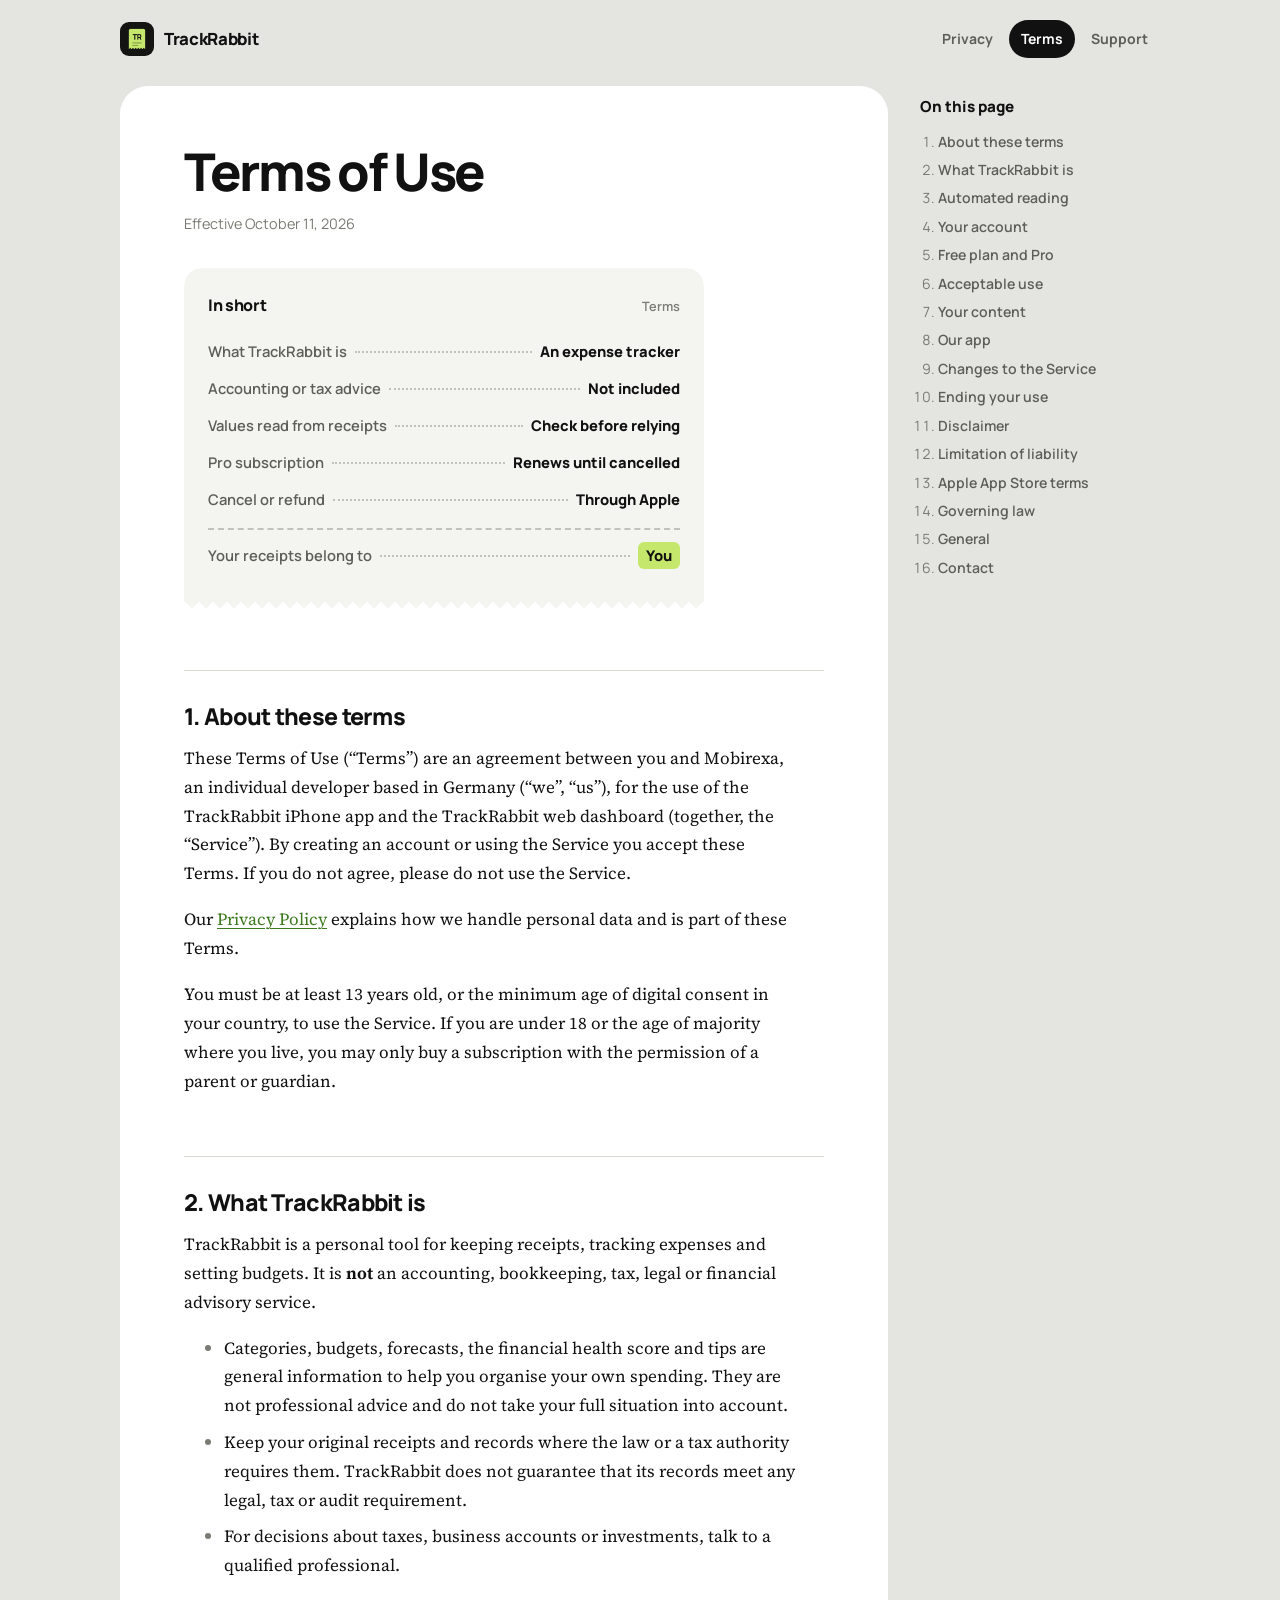
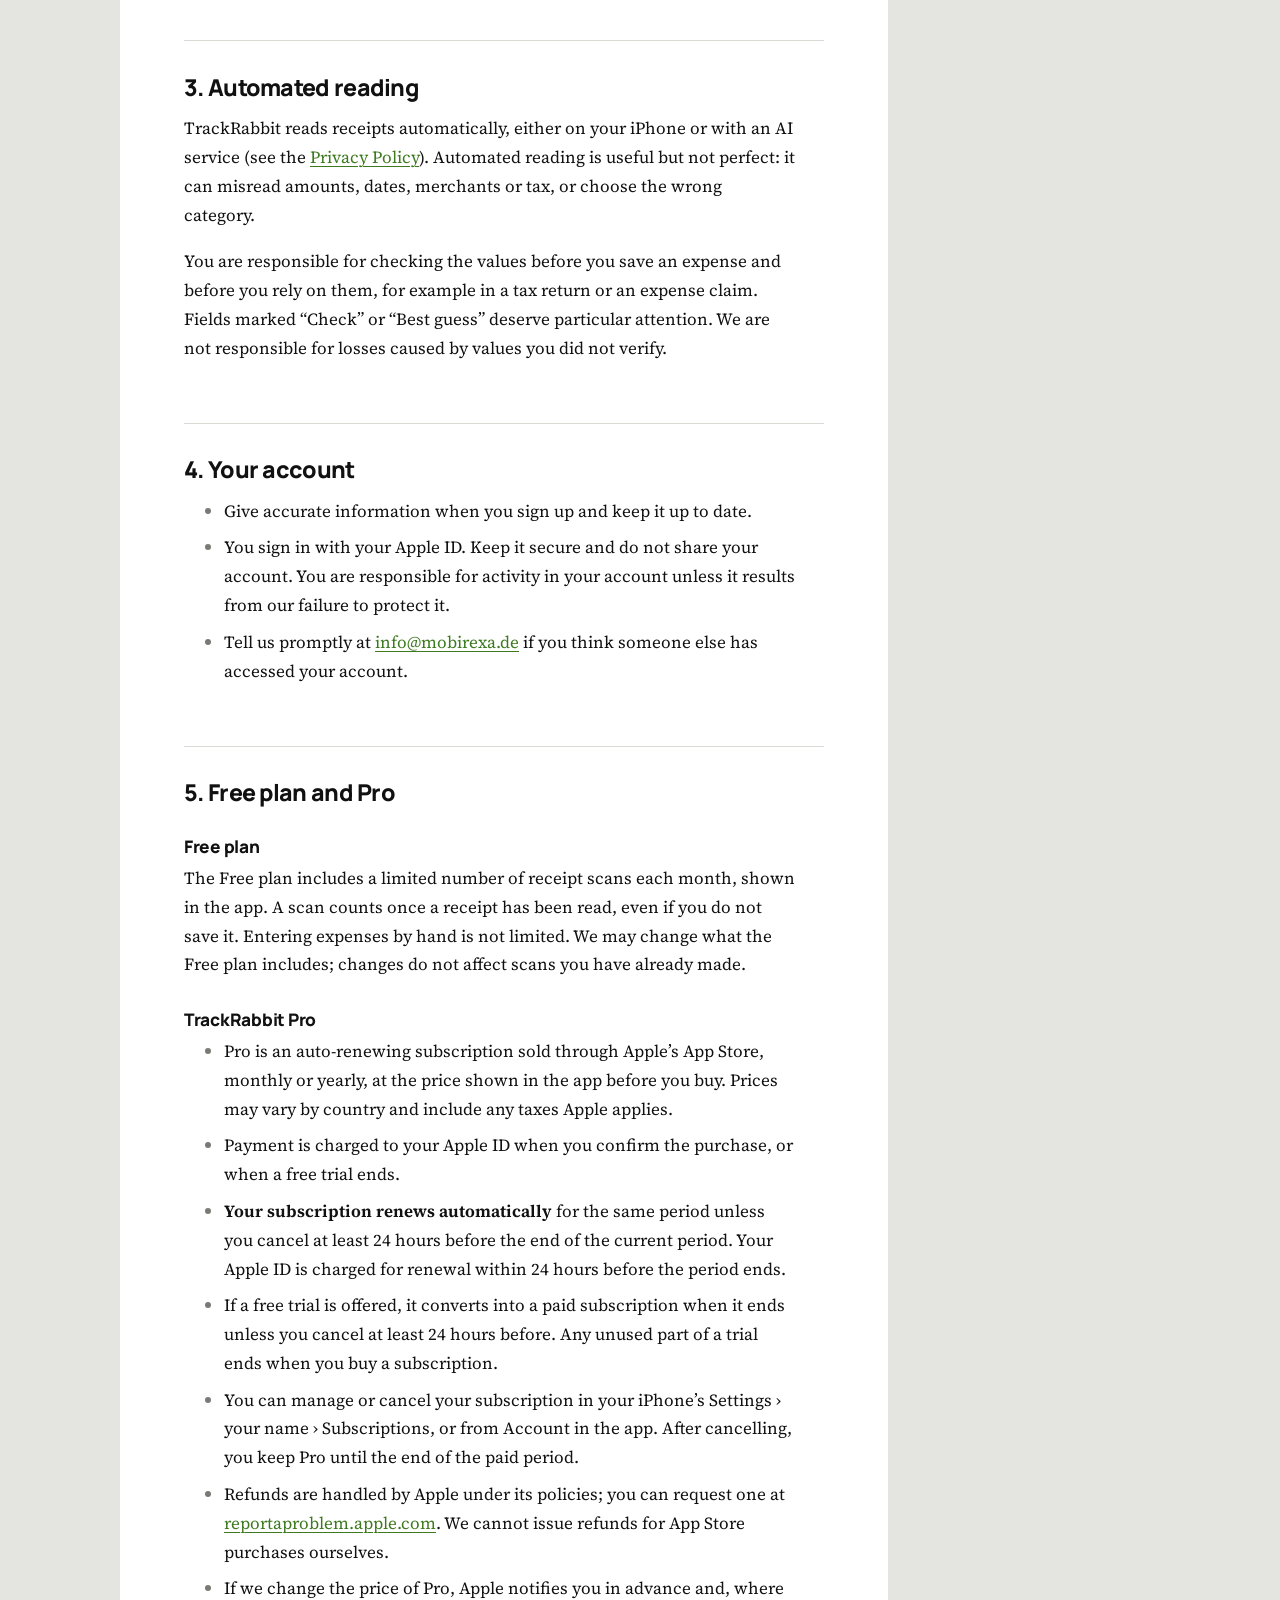
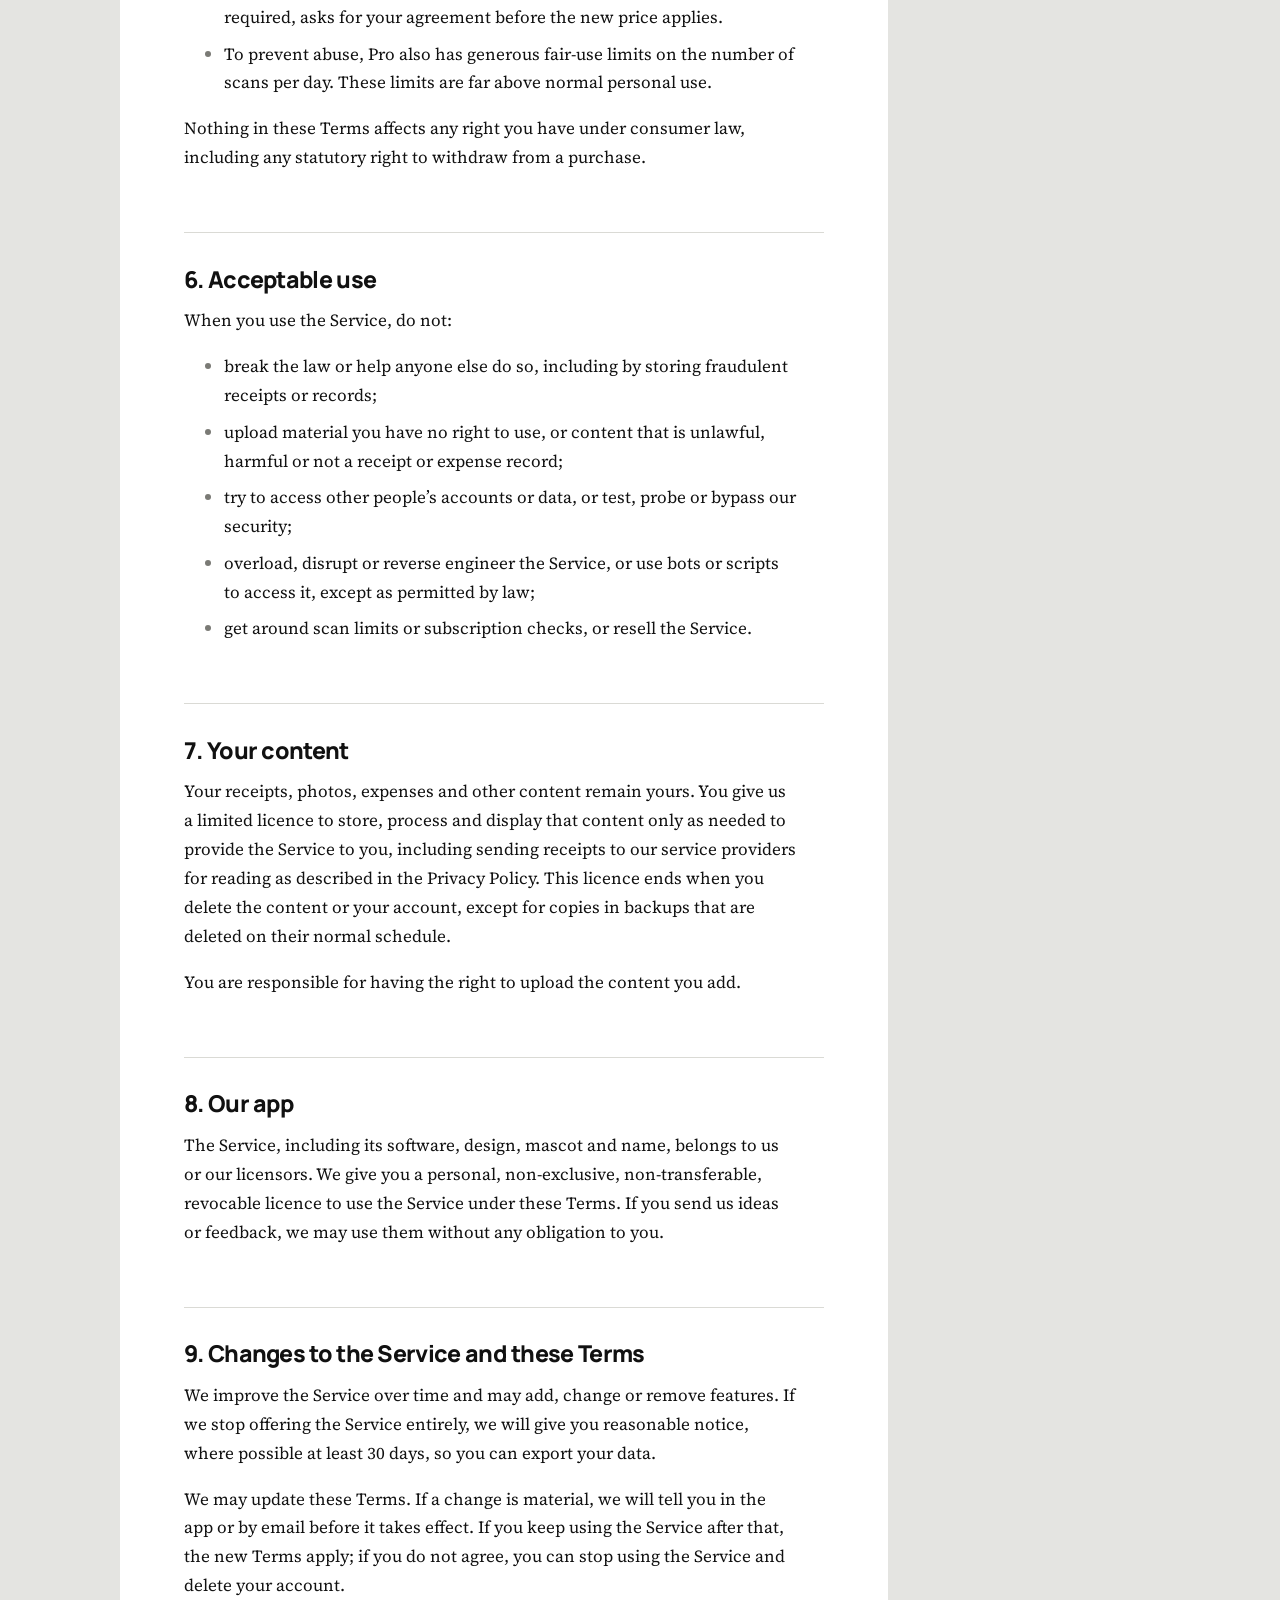
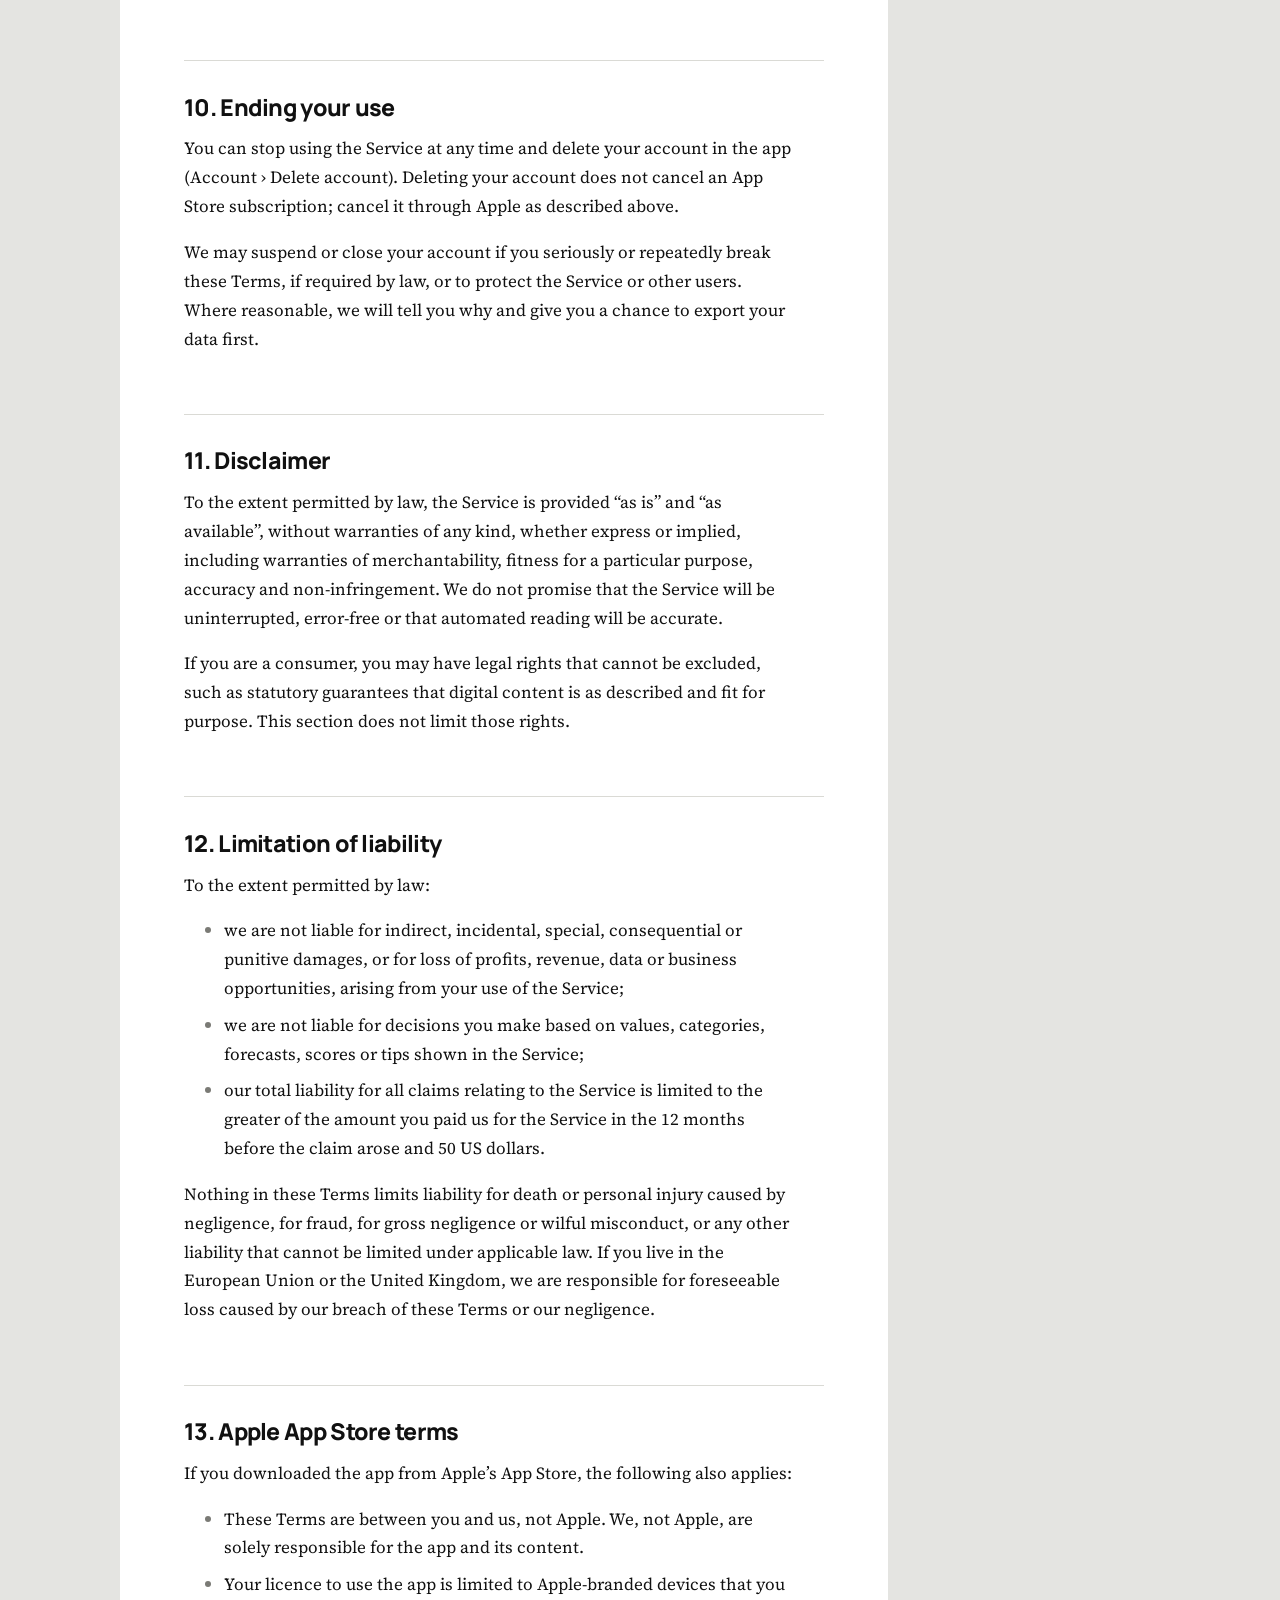
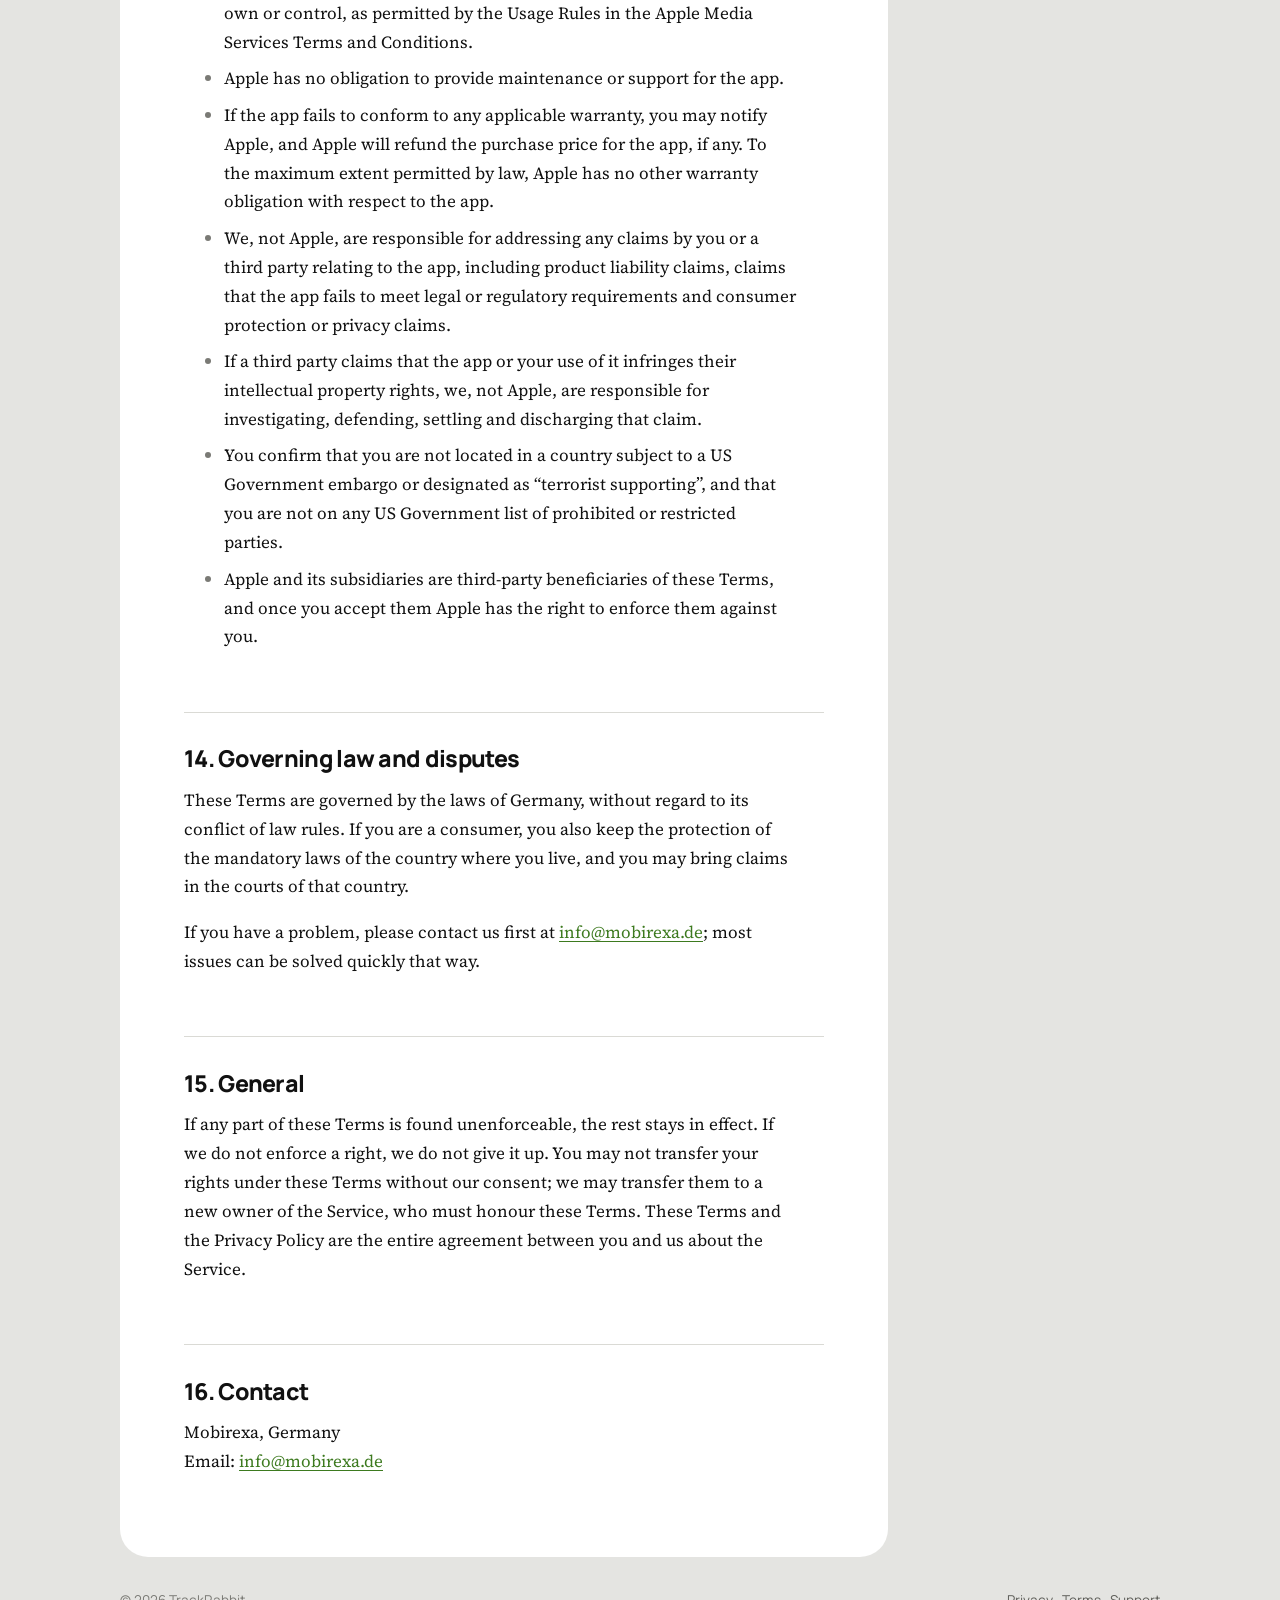
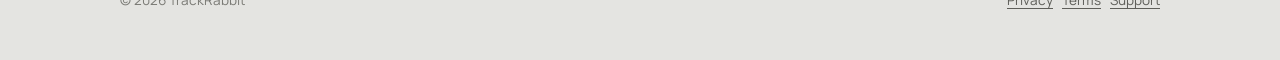
<file: terms.html>
<!doctype html>
<html lang="en">
<head>
  <meta charset="utf-8">
  <meta name="viewport" content="width=device-width, initial-scale=1">
  <title>Terms of Use – TrackRabbit</title>
  <meta name="description" content="The terms that apply when you use TrackRabbit.">
  <link rel="icon" href="assets/favicon.png">
  <link rel="preconnect" href="https://fonts.googleapis.com">
  <link rel="preconnect" href="https://fonts.gstatic.com" crossorigin>
  <link href="https://fonts.googleapis.com/css2?family=Manrope:wght@500;600;700;800&family=Source+Serif+4:ital,opsz,wght@0,8..60,400;0,8..60,600;1,8..60,400&display=swap" rel="stylesheet">
  <link rel="stylesheet" href="style.css">
</head>
<body>
  <header class="site-head">
    <a class="brand" href="./"><img src="assets/icon.png" alt="">TrackRabbit</a>
    <nav class="site-nav" aria-label="Site">
      <a href="privacy.html">Privacy</a>
      <a href="terms.html" aria-current="page">Terms</a>
      <a href="support.html">Support</a>
    </nav>
  </header>

  <div class="doc">
    <nav class="toc" aria-label="On this page">
      <details>
        <summary>On this page</summary>
        <ol>
          <li><a href="#agreement">About these terms</a></li>
          <li><a href="#service">What TrackRabbit is</a></li>
          <li><a href="#accuracy">Automated reading</a></li>
          <li><a href="#account">Your account</a></li>
          <li><a href="#plans">Free plan and Pro</a></li>
          <li><a href="#use">Acceptable use</a></li>
          <li><a href="#content">Your content</a></li>
          <li><a href="#ours">Our app</a></li>
          <li><a href="#changes">Changes to the Service</a></li>
          <li><a href="#ending">Ending your use</a></li>
          <li><a href="#disclaimer">Disclaimer</a></li>
          <li><a href="#liability">Limitation of liability</a></li>
          <li><a href="#apple">Apple App Store terms</a></li>
          <li><a href="#law">Governing law</a></li>
          <li><a href="#general">General</a></li>
          <li><a href="#contact">Contact</a></li>
        </ol>
      </details>
    </nav>

    <main class="paper">
      <h1>Terms of Use</h1>
      <p class="meta">Effective October 11, 2026</p>

      <section class="receipt" aria-label="Summary">
        <p class="receipt-title">In short <span>Terms</span></p>
        <dl>
          <div class="line"><dt>What TrackRabbit is</dt><span class="leader"></span><dd>An expense tracker</dd></div>
          <div class="line"><dt>Accounting or tax advice</dt><span class="leader"></span><dd>Not included</dd></div>
          <div class="line"><dt>Values read from receipts</dt><span class="leader"></span><dd>Check before relying</dd></div>
          <div class="line"><dt>Pro subscription</dt><span class="leader"></span><dd>Renews until cancelled</dd></div>
          <div class="line"><dt>Cancel or refund</dt><span class="leader"></span><dd>Through Apple</dd></div>
          <div class="line total"><dt>Your receipts belong to</dt><span class="leader"></span><dd>You</dd></div>
        </dl>
      </section>

      <h2 id="agreement">1. About these terms</h2>
      <p>These Terms of Use (“Terms”) are an agreement between you and Mobirexa, an individual developer based in Germany (“we”, “us”), for the use of the TrackRabbit iPhone app and the TrackRabbit web dashboard (together, the “Service”). By creating an account or using the Service you accept these Terms. If you do not agree, please do not use the Service.</p>
      <p>Our <a href="privacy.html">Privacy Policy</a> explains how we handle personal data and is part of these Terms.</p>
      <p>You must be at least 13 years old, or the minimum age of digital consent in your country, to use the Service. If you are under 18 or the age of majority where you live, you may only buy a subscription with the permission of a parent or guardian.</p>

      <h2 id="service">2. What TrackRabbit is</h2>
      <p>TrackRabbit is a personal tool for keeping receipts, tracking expenses and setting budgets. It is <strong>not</strong> an accounting, bookkeeping, tax, legal or financial advisory service.</p>
      <ul>
        <li>Categories, budgets, forecasts, the financial health score and tips are general information to help you organise your own spending. They are not professional advice and do not take your full situation into account.</li>
        <li>Keep your original receipts and records where the law or a tax authority requires them. TrackRabbit does not guarantee that its records meet any legal, tax or audit requirement.</li>
        <li>For decisions about taxes, business accounts or investments, talk to a qualified professional.</li>
      </ul>

      <h2 id="accuracy">3. Automated reading</h2>
      <p>TrackRabbit reads receipts automatically, either on your iPhone or with an AI service (see the <a href="privacy.html#reading">Privacy Policy</a>). Automated reading is useful but not perfect: it can misread amounts, dates, merchants or tax, or choose the wrong category.</p>
      <p>You are responsible for checking the values before you save an expense and before you rely on them, for example in a tax return or an expense claim. Fields marked “Check” or “Best guess” deserve particular attention. We are not responsible for losses caused by values you did not verify.</p>

      <h2 id="account">4. Your account</h2>
      <ul>
        <li>Give accurate information when you sign up and keep it up to date.</li>
        <li>You sign in with your Apple ID. Keep it secure and do not share your account. You are responsible for activity in your account unless it results from our failure to protect it.</li>
        <li>Tell us promptly at <a href="mailto:info@mobirexa.de">info@mobirexa.de</a> if you think someone else has accessed your account.</li>
      </ul>

      <h2 id="plans">5. Free plan and Pro</h2>
      <h3>Free plan</h3>
      <p>The Free plan includes a limited number of receipt scans each month, shown in the app. A scan counts once a receipt has been read, even if you do not save it. Entering expenses by hand is not limited. We may change what the Free plan includes; changes do not affect scans you have already made.</p>
      <h3>TrackRabbit Pro</h3>
      <ul>
        <li>Pro is an auto-renewing subscription sold through Apple’s App Store, monthly or yearly, at the price shown in the app before you buy. Prices may vary by country and include any taxes Apple applies.</li>
        <li>Payment is charged to your Apple ID when you confirm the purchase, or when a free trial ends.</li>
        <li><strong>Your subscription renews automatically</strong> for the same period unless you cancel at least 24 hours before the end of the current period. Your Apple ID is charged for renewal within 24 hours before the period ends.</li>
        <li>If a free trial is offered, it converts into a paid subscription when it ends unless you cancel at least 24 hours before. Any unused part of a trial ends when you buy a subscription.</li>
        <li>You can manage or cancel your subscription in your iPhone’s Settings › your name › Subscriptions, or from Account in the app. After cancelling, you keep Pro until the end of the paid period.</li>
        <li>Refunds are handled by Apple under its policies; you can request one at <a href="https://reportaproblem.apple.com">reportaproblem.apple.com</a>. We cannot issue refunds for App Store purchases ourselves.</li>
        <li>If we change the price of Pro, Apple notifies you in advance and, where required, asks for your agreement before the new price applies.</li>
        <li>To prevent abuse, Pro also has generous fair-use limits on the number of scans per day. These limits are far above normal personal use.</li>
      </ul>
      <p>Nothing in these Terms affects any right you have under consumer law, including any statutory right to withdraw from a purchase.</p>

      <h2 id="use">6. Acceptable use</h2>
      <p>When you use the Service, do not:</p>
      <ul>
        <li>break the law or help anyone else do so, including by storing fraudulent receipts or records;</li>
        <li>upload material you have no right to use, or content that is unlawful, harmful or not a receipt or expense record;</li>
        <li>try to access other people’s accounts or data, or test, probe or bypass our security;</li>
        <li>overload, disrupt or reverse engineer the Service, or use bots or scripts to access it, except as permitted by law;</li>
        <li>get around scan limits or subscription checks, or resell the Service.</li>
      </ul>

      <h2 id="content">7. Your content</h2>
      <p>Your receipts, photos, expenses and other content remain yours. You give us a limited licence to store, process and display that content only as needed to provide the Service to you, including sending receipts to our service providers for reading as described in the Privacy Policy. This licence ends when you delete the content or your account, except for copies in backups that are deleted on their normal schedule.</p>
      <p>You are responsible for having the right to upload the content you add.</p>

      <h2 id="ours">8. Our app</h2>
      <p>The Service, including its software, design, mascot and name, belongs to us or our licensors. We give you a personal, non-exclusive, non-transferable, revocable licence to use the Service under these Terms. If you send us ideas or feedback, we may use them without any obligation to you.</p>

      <h2 id="changes">9. Changes to the Service and these Terms</h2>
      <p>We improve the Service over time and may add, change or remove features. If we stop offering the Service entirely, we will give you reasonable notice, where possible at least 30 days, so you can export your data.</p>
      <p>We may update these Terms. If a change is material, we will tell you in the app or by email before it takes effect. If you keep using the Service after that, the new Terms apply; if you do not agree, you can stop using the Service and delete your account.</p>

      <h2 id="ending">10. Ending your use</h2>
      <p>You can stop using the Service at any time and delete your account in the app (Account › Delete account). Deleting your account does not cancel an App Store subscription; cancel it through Apple as described above.</p>
      <p>We may suspend or close your account if you seriously or repeatedly break these Terms, if required by law, or to protect the Service or other users. Where reasonable, we will tell you why and give you a chance to export your data first.</p>

      <h2 id="disclaimer">11. Disclaimer</h2>
      <p>To the extent permitted by law, the Service is provided “as is” and “as available”, without warranties of any kind, whether express or implied, including warranties of merchantability, fitness for a particular purpose, accuracy and non-infringement. We do not promise that the Service will be uninterrupted, error-free or that automated reading will be accurate.</p>
      <p>If you are a consumer, you may have legal rights that cannot be excluded, such as statutory guarantees that digital content is as described and fit for purpose. This section does not limit those rights.</p>

      <h2 id="liability">12. Limitation of liability</h2>
      <p>To the extent permitted by law:</p>
      <ul>
        <li>we are not liable for indirect, incidental, special, consequential or punitive damages, or for loss of profits, revenue, data or business opportunities, arising from your use of the Service;</li>
        <li>we are not liable for decisions you make based on values, categories, forecasts, scores or tips shown in the Service;</li>
        <li>our total liability for all claims relating to the Service is limited to the greater of the amount you paid us for the Service in the 12 months before the claim arose and 50 US dollars.</li>
      </ul>
      <p>Nothing in these Terms limits liability for death or personal injury caused by negligence, for fraud, for gross negligence or wilful misconduct, or any other liability that cannot be limited under applicable law. If you live in the European Union or the United Kingdom, we are responsible for foreseeable loss caused by our breach of these Terms or our negligence.</p>

      <h2 id="apple">13. Apple App Store terms</h2>
      <p>If you downloaded the app from Apple’s App Store, the following also applies:</p>
      <ul>
        <li>These Terms are between you and us, not Apple. We, not Apple, are solely responsible for the app and its content.</li>
        <li>Your licence to use the app is limited to Apple-branded devices that you own or control, as permitted by the Usage Rules in the Apple Media Services Terms and Conditions.</li>
        <li>Apple has no obligation to provide maintenance or support for the app.</li>
        <li>If the app fails to conform to any applicable warranty, you may notify Apple, and Apple will refund the purchase price for the app, if any. To the maximum extent permitted by law, Apple has no other warranty obligation with respect to the app.</li>
        <li>We, not Apple, are responsible for addressing any claims by you or a third party relating to the app, including product liability claims, claims that the app fails to meet legal or regulatory requirements and consumer protection or privacy claims.</li>
        <li>If a third party claims that the app or your use of it infringes their intellectual property rights, we, not Apple, are responsible for investigating, defending, settling and discharging that claim.</li>
        <li>You confirm that you are not located in a country subject to a US Government embargo or designated as “terrorist supporting”, and that you are not on any US Government list of prohibited or restricted parties.</li>
        <li>Apple and its subsidiaries are third-party beneficiaries of these Terms, and once you accept them Apple has the right to enforce them against you.</li>
      </ul>

      <h2 id="law">14. Governing law and disputes</h2>
      <p>These Terms are governed by the laws of Germany, without regard to its conflict of law rules. If you are a consumer, you also keep the protection of the mandatory laws of the country where you live, and you may bring claims in the courts of that country.</p>
      <p>If you have a problem, please contact us first at <a href="mailto:info@mobirexa.de">info@mobirexa.de</a>; most issues can be solved quickly that way.</p>

      <h2 id="general">15. General</h2>
      <p>If any part of these Terms is found unenforceable, the rest stays in effect. If we do not enforce a right, we do not give it up. You may not transfer your rights under these Terms without our consent; we may transfer them to a new owner of the Service, who must honour these Terms. These Terms and the Privacy Policy are the entire agreement between you and us about the Service.</p>

      <h2 id="contact">16. Contact</h2>
      <p>Mobirexa, Germany<br>Email: <a href="mailto:info@mobirexa.de">info@mobirexa.de</a></p>
    </main>
  </div>

  <footer class="site-foot">
    <span>© 2026 TrackRabbit</span>
    <span><a href="privacy.html">Privacy</a> &nbsp; <a href="terms.html">Terms</a> &nbsp; <a href="support.html">Support</a></span>
  </footer>
  <script>if (matchMedia("(min-width: 960px)").matches) document.querySelector(".toc details").open = true;</script>
</body>
</html>
</file>
<file: style.css>
:root {
  --canvas: #E4E4E1;
  --paper: #FFFFFF;
  --paper-muted: #F4F4F1;
  --ink: #111111;
  --text-2: #5E5E59;
  --text-3: #7A7A75;
  --rule: #DADAD5;
  --lime: #C5E86C;
  --link: #3D7A1F;
  --sans: "Manrope", system-ui, -apple-system, sans-serif;
  --serif: "Source Serif 4", Georgia, serif;
  --measure: 68ch;
}

* { box-sizing: border-box; }

html { -webkit-text-size-adjust: 100%; scroll-padding-top: 24px; }

body {
  margin: 0;
  background: var(--canvas);
  color: var(--ink);
  font: 400 1.0625rem/1.7 var(--serif);
  text-rendering: optimizeLegibility;
}

a { color: var(--link); text-decoration-thickness: 1px; text-underline-offset: 3px; }
a:hover { text-decoration-thickness: 2px; }
:focus-visible { outline: 3px solid var(--ink); outline-offset: 3px; border-radius: 4px; }

/* Site header */
.site-head {
  display: flex;
  align-items: center;
  justify-content: space-between;
  gap: 16px;
  max-width: 1080px;
  margin: 0 auto;
  padding: 20px 20px 0;
  font-family: var(--sans);
}
.brand { display: flex; align-items: center; gap: 10px; color: var(--ink); text-decoration: none; font-weight: 800; font-size: 1.05rem; letter-spacing: -0.02em; }
.brand img { width: 34px; height: 34px; border-radius: 9px; }
.site-nav { display: flex; gap: 4px; flex-wrap: wrap; justify-content: flex-end; }
.site-nav a { color: var(--text-2); text-decoration: none; font-weight: 700; font-size: 0.875rem; padding: 7px 12px; border-radius: 999px; }
.site-nav a:hover { color: var(--ink); background: rgba(255, 255, 255, 0.6); }
.site-nav a[aria-current="page"] { background: var(--ink); color: #fff; }

/* Document layout: text column on paper, contents list beside it on wide screens */
.doc {
  display: grid;
  grid-template-columns: minmax(0, 1fr);
  gap: 32px;
  max-width: 1080px;
  margin: 28px auto 0;
  padding: 0 20px;
}
@media (min-width: 960px) {
  .doc { grid-template-columns: minmax(0, 1fr) 240px; align-items: start; }
}

.paper {
  background: var(--paper);
  border-radius: 28px;
  padding: 40px 24px 48px;
}
@media (min-width: 640px) { .paper { padding: 56px 64px 64px; } }

.paper > * { max-width: var(--measure); }

h1, h2, h3 { font-family: var(--sans); letter-spacing: -0.03em; line-height: 1.15; }
h1 { font-size: clamp(2.25rem, 6vw, 3.25rem); font-weight: 800; margin: 0 0 10px; letter-spacing: -0.045em; }
h2 { font-size: 1.45rem; font-weight: 800; margin: 2.6em 0 0.6em; padding-top: 1.4em; border-top: 1px solid var(--rule); }
h3 { font-size: 1.08rem; font-weight: 800; margin: 1.8em 0 0.4em; letter-spacing: -0.015em; }
p, ul, ol { margin: 0 0 1em; }
li { margin-bottom: 0.45em; }
li::marker { color: var(--text-3); }
strong { font-weight: 650; }

.meta { font-family: var(--sans); font-size: 0.9rem; color: var(--text-3); margin-bottom: 32px; }

/* The receipt: plain-language summary at the top of each page */
.receipt {
  position: relative;
  max-width: 520px;
  margin: 8px 0 8px;
  padding: 24px 24px 34px;
  background: var(--paper-muted);
  font-family: var(--sans);
  /* Torn bottom edge */
  --tooth: 14px;
  -webkit-mask: conic-gradient(from -45deg at bottom, #0000, #000 1deg 89deg, #0000 90deg) 50% / var(--tooth) 100%;
  mask: conic-gradient(from -45deg at bottom, #0000, #000 1deg 89deg, #0000 90deg) 50% / var(--tooth) 100%;
  border-radius: 18px 18px 0 0;
}
.receipt { animation: receipt-print 0.9s cubic-bezier(0.3, 0.7, 0.3, 1) 0.15s both; }
@keyframes receipt-print { from { clip-path: inset(0 0 100% 0); transform: translateY(-12px); } to { clip-path: inset(0 0 0 0); transform: none; } }
@media (prefers-reduced-motion: reduce) { .receipt { animation: none; } }
.receipt-title { display: flex; justify-content: space-between; align-items: baseline; gap: 12px; margin: 0 0 14px; font-size: 1rem; font-weight: 800; letter-spacing: -0.02em; }
.receipt-title span { font-size: 0.8rem; font-weight: 600; color: var(--text-3); letter-spacing: 0; }
.receipt dl { margin: 0; }
.receipt .line { display: flex; align-items: baseline; gap: 8px; padding: 6px 0; font-size: 0.92rem; }
.receipt dt { color: var(--text-2); font-weight: 600; }
.receipt .leader { flex: 1; min-width: 16px; border-bottom: 2px dotted #C2C2BC; transform: translateY(-4px); }
.receipt dd { margin: 0; font-weight: 800; text-align: right; }
.receipt .total { margin-top: 10px; padding-top: 12px; border-top: 2px dashed #C2C2BC; }
.receipt .total dd { background: var(--lime); padding: 1px 8px; border-radius: 6px; }

/* Tables (service providers) */
.table-wrap { overflow-x: auto; margin: 0 0 1.2em; max-width: none; }
table { width: 100%; border-collapse: collapse; font-family: var(--sans); font-size: 0.9rem; line-height: 1.5; min-width: 560px; }
th, td { text-align: left; vertical-align: top; padding: 10px 12px 10px 0; border-bottom: 1px solid var(--rule); }
th { font-weight: 800; color: var(--text-2); font-size: 0.82rem; }
td:first-child { font-weight: 700; white-space: nowrap; }



/* Contents */
.toc { font-family: var(--sans); }
.toc details { background: rgba(255, 255, 255, 0.55); border-radius: 20px; padding: 14px 18px; }
.toc summary { font-weight: 800; font-size: 0.95rem; cursor: pointer; list-style: none; display: flex; justify-content: space-between; }
.toc summary::-webkit-details-marker { display: none; }
.toc summary::after { content: "+"; font-weight: 700; color: var(--text-3); }
.toc details[open] summary::after { content: "–"; }
.toc ol { margin: 12px 0 0; padding-left: 1.3em; font-size: 0.88rem; line-height: 1.45; }
.toc li { margin-bottom: 8px; }
.toc a { color: var(--text-2); text-decoration: none; font-weight: 600; }
.toc a:hover { color: var(--ink); text-decoration: underline; }
@media (min-width: 960px) {
  .doc > .toc { order: 2; position: sticky; top: 24px; }
  .toc details { background: transparent; padding: 8px 0; }
  .toc summary { pointer-events: none; }
  .toc summary::after, .toc details[open] summary::after { content: none; }
}
@media (max-width: 959px) { .doc > .toc { order: -1; } }

/* FAQ */
.faq details { border-bottom: 1px solid var(--rule); padding: 14px 0; }
.faq summary { font-family: var(--sans); font-weight: 800; font-size: 1.02rem; cursor: pointer; letter-spacing: -0.015em; }
.faq details p { margin: 10px 0 4px; }

/* Home */
.home { max-width: 1080px; margin: 28px auto 0; padding: 0 20px; }
.home-card { background: var(--paper); border-radius: 28px; padding: 40px 24px; display: grid; gap: 24px; align-items: center; }
@media (min-width: 760px) { .home-card { grid-template-columns: 1.2fr 0.8fr; padding: 56px 64px; } }
.home-card h1 { max-width: 14ch; }
.home-card p { font-size: 1.15rem; color: var(--text-2); max-width: 44ch; }
.home-card img { width: 100%; max-width: 300px; justify-self: center; height: auto; }
.home-links { display: grid; grid-template-columns: repeat(auto-fit, minmax(220px, 1fr)); gap: 12px; margin-top: 12px; }
.home-links a { display: block; background: rgba(255, 255, 255, 0.6); border-radius: 20px; padding: 20px; color: var(--ink); text-decoration: none; font-family: var(--sans); }
.home-links a:hover { background: var(--paper); }
.home-links strong { display: block; font-weight: 800; font-size: 1.05rem; letter-spacing: -0.02em; margin-bottom: 4px; }
.home-links span { color: var(--text-2); font-size: 0.9rem; line-height: 1.45; display: block; }

.site-foot { max-width: 1080px; margin: 0 auto; padding: 32px 20px 48px; font-family: var(--sans); font-size: 0.85rem; color: var(--text-3); display: flex; flex-wrap: wrap; gap: 8px 20px; justify-content: space-between; }
.site-foot a { color: var(--text-2); }

@media (prefers-reduced-motion: reduce) { html { scroll-behavior: auto; } }
@media print {
  body { background: #fff; }
  .site-head, .toc, .site-foot { display: none; }
  .paper { padding: 0; }
}
</file>
<file: home.css>
/* Home page. Shares tokens with style.css. */

.home-page main { max-width: 1120px; margin: 0 auto; padding: 0 20px; font-family: var(--sans); }

.ms {
  font-family: "Material Symbols Rounded";
  font-weight: 500;
  font-style: normal;
  font-size: 20px;
  line-height: 1;
  letter-spacing: normal;
  text-transform: none;
  white-space: nowrap;
  direction: ltr;
  -webkit-font-feature-settings: "liga";
  font-feature-settings: "liga";
  -webkit-font-smoothing: antialiased;
  font-variation-settings: "FILL" 1;
}

.home-page h2 { border-top: 0; padding-top: 0; margin-top: 0; }

.section-title { font-size: clamp(1.9rem, 4.2vw, 2.75rem); font-weight: 800; letter-spacing: -0.045em; line-height: 1.08; margin: 0 0 32px; max-width: 18ch; }

/* ---------- Hero ---------- */
.hero {
  display: grid;
  grid-template-columns: minmax(0, 1fr);
  gap: 40px;
  align-items: center;
  padding: 48px 0 72px;
}
@media (min-width: 900px) { .hero { grid-template-columns: 1.05fr 0.95fr; padding: 72px 0 96px; } }

.hero h1 { font-size: clamp(2.9rem, 7.4vw, 5.1rem); line-height: 0.98; letter-spacing: -0.055em; margin: 0 0 24px; max-width: 11ch; }
.lead { font-family: var(--serif); font-size: clamp(1.1rem, 2vw, 1.3rem); line-height: 1.6; color: var(--text-2); max-width: 46ch; margin: 0 0 32px; }

.cta-row { display: flex; flex-wrap: wrap; align-items: center; gap: 14px 24px; }
.store-badge { display: inline-flex; align-items: center; gap: 10px; background: var(--ink); color: #fff; border-radius: 16px; padding: 10px 20px 10px 16px; font-weight: 800; font-size: 1.1rem; letter-spacing: -0.02em; line-height: 1.05; }
.store-badge small { display: block; font-size: 0.68rem; font-weight: 600; letter-spacing: 0; opacity: 0.75; }
.store-badge.dark { background: var(--ink); }
.text-link { font-weight: 700; color: var(--ink); text-decoration-color: var(--lime); text-decoration-thickness: 3px; text-underline-offset: 5px; }

/* The scene */
.scene { position: relative; height: 520px; max-width: 460px; width: 100%; justify-self: center; }
.printer { position: absolute; top: 0; left: 50%; transform: translateX(-50%); width: 290px; height: 56px; background: var(--ink); border-radius: 22px; z-index: 3; box-shadow: 0 12px 0 -6px rgba(17, 17, 17, 0.12); }
.printer .slot { position: absolute; left: 24px; right: 24px; bottom: 14px; height: 6px; border-radius: 3px; background: #2C2C2A; }
.printer::after { content: ""; position: absolute; right: 22px; top: 14px; width: 9px; height: 9px; border-radius: 50%; background: var(--lime); box-shadow: 0 0 0 4px rgba(197, 232, 108, 0.18); animation: blink 0.5s steps(1) 6 0.3s; }

.paper-window { position: absolute; top: 40px; left: 50%; transform: translateX(-50%); width: 250px; height: 380px; overflow: hidden; z-index: 2; }
.paper {
  margin: 0;
  background: #FFFFFF;
  padding: 26px 22px 30px;
  font-family: ui-monospace, "SF Mono", Menlo, monospace;
  font-size: 12.5px;
  color: #2A2A28;
  line-height: 1.55;
  transform: translateY(-100%);
  animation: print 2.2s cubic-bezier(0.3, 0.7, 0.3, 1) 0.4s forwards;
  -webkit-mask: conic-gradient(from -45deg at bottom, #0000, #000 1deg 89deg, #0000 90deg) 50% / 12px 100%;
  mask: conic-gradient(from -45deg at bottom, #0000, #000 1deg 89deg, #0000 90deg) 50% / 12px 100%;
  box-shadow: inset 0 10px 12px -10px rgba(0, 0, 0, 0.15);
}
.paper p { margin: 0; }
.r-shop { text-align: center; font-weight: 800; letter-spacing: 0.08em; font-size: 14px; }
.r-sub { text-align: center; color: #8A8A85; margin-bottom: 14px !important; font-size: 11px; }
.r-row { display: flex; justify-content: space-between; }
.r-muted { color: #8A8A85; margin-top: 8px !important; }
.r-total { font-weight: 800; font-size: 14px; border-top: 1.5px dashed #C2C2BC; margin-top: 8px !important; padding-top: 8px; }
.r-thanks { text-align: center; color: #8A8A85; font-size: 11px; margin-top: 14px !important; padding-bottom: 6px; }

/* A highlight sweeps the total once it has been "read" */
.r-total span:last-child { background: linear-gradient(var(--lime), var(--lime)) no-repeat left / 0% 100%; padding: 0 4px; border-radius: 4px; animation: mark 0.5s ease-out 2.8s forwards; }

.read-chip, .cat-chip { position: absolute; display: inline-flex; align-items: center; gap: 6px; font-weight: 800; font-size: 0.85rem; border-radius: 999px; padding: 8px 14px 8px 10px; z-index: 4; opacity: 0; transform: scale(0.6); animation: pop 0.45s cubic-bezier(0.3, 1.6, 0.5, 1) forwards; }
.read-chip { top: 150px; right: -6px; background: var(--lime); color: var(--ink); animation-delay: 2.9s; }
.read-chip .ms { font-size: 18px; }
.cat-chip { top: 228px; left: -10px; background: var(--paper); color: var(--ink); box-shadow: 0 10px 30px -12px rgba(17, 17, 17, 0.35); animation-delay: 3.3s; }
.cat-chip .dot { width: 10px; height: 10px; border-radius: 50%; background: #F09A56; }

.budget-card { position: absolute; left: 50%; bottom: 8px; transform: translate(-50%, 16px); width: min(340px, 100%); background: var(--ink); color: #fff; border-radius: 22px; padding: 16px 18px; z-index: 5; opacity: 0; animation: rise 0.5s ease-out 3.7s forwards; }
.budget-top, .budget-bottom { display: flex; justify-content: space-between; font-size: 0.82rem; }
.budget-top span { color: rgba(255, 255, 255, 0.7); font-weight: 600; }
.budget-top strong { color: var(--lime); }
.budget-bottom { color: rgba(255, 255, 255, 0.55); font-weight: 600; margin-top: 8px; }
.budget-card .bar { position: relative; height: 12px; border-radius: 6px; background: rgba(255, 255, 255, 0.12); margin-top: 10px; overflow: hidden; }
.budget-card .fill { position: absolute; inset: 0 auto 0 0; width: 0; border-radius: 6px; background: repeating-linear-gradient(-45deg, var(--lime) 0 6px, #A9D44A 6px 12px); animation: fill 1s cubic-bezier(0.3, 0.7, 0.3, 1) 4s forwards; }
.budget-card .pace { position: absolute; top: -2px; bottom: -2px; left: 60%; width: 2px; background: #fff; border-radius: 1px; }

.hero-mascot { position: absolute; width: 140px; height: auto; right: -28px; bottom: 118px; z-index: 4; opacity: 0; transform: translateY(20px) rotate(6deg); animation: peek 0.6s cubic-bezier(0.3, 1.4, 0.5, 1) 4.4s forwards; }

@keyframes print { to { transform: translateY(0); } }
@keyframes mark { to { background-size: 100% 100%; } }
@keyframes pop { to { opacity: 1; transform: scale(1); } }
@keyframes rise { to { opacity: 1; transform: translate(-50%, 0); } }
@keyframes fill { to { width: 57%; } }
@keyframes peek { to { opacity: 1; transform: translateY(0) rotate(6deg); } }
@keyframes blink { 50% { opacity: 0.2; } }

@media (max-width: 520px) {
  .scene { height: 500px; }
  .read-chip { right: 0; }
  .cat-chip { left: 0; }
  .hero-mascot { width: 110px; right: -6px; bottom: 112px; }
}

/* ---------- How it works ---------- */
.how { padding: 24px 0 88px; }
.steps { list-style: none; padding: 0; margin: 0; display: grid; grid-template-columns: repeat(auto-fit, minmax(260px, 1fr)); gap: 16px; counter-reset: step; }
.step { background: var(--paper); border-radius: 28px; padding: 18px 18px 26px; counter-increment: step; }
.step h3 { font-size: 1.35rem; margin: 22px 6px 8px; display: flex; align-items: baseline; gap: 10px; }
.step h3::before { content: counter(step); display: inline-grid; place-items: center; width: 28px; height: 28px; border-radius: 50%; background: var(--ink); color: var(--lime); font-size: 0.85rem; flex: none; transform: translateY(-2px); }
.step p { margin: 0 6px; color: var(--text-2); font-size: 0.97rem; line-height: 1.55; }
.step-visual { height: 200px; border-radius: 20px; background: var(--paper-muted); display: grid; place-items: center; overflow: hidden; position: relative; }

.scan-visual { background: #1E1E1C; }
.scan-visual .frame { position: relative; width: 132px; height: 160px; display: grid; place-items: center; }
.scan-visual .c { position: absolute; width: 28px; height: 28px; border: 4px solid var(--lime); }
.scan-visual .tl { top: 0; left: 0; border-right: 0; border-bottom: 0; border-top-left-radius: 12px; }
.scan-visual .tr { top: 0; right: 0; border-left: 0; border-bottom: 0; border-top-right-radius: 12px; }
.scan-visual .bl { bottom: 0; left: 0; border-right: 0; border-top: 0; border-bottom-left-radius: 12px; }
.scan-visual .br { bottom: 0; right: 0; border-left: 0; border-top: 0; border-bottom-right-radius: 12px; }
.mini-receipt { width: 82px; height: 118px; background: #FAF9F4; border-radius: 4px; transform: rotate(-4deg); padding: 14px 10px; display: flex; flex-direction: column; gap: 9px; }
.mini-receipt i { display: block; height: 4px; border-radius: 2px; background: #C9C8C2; }
.mini-receipt i.short { width: 55%; margin-left: auto; background: var(--ink); }

.check-visual { align-content: center; justify-items: stretch; gap: 8px; padding: 18px; }
.check-visual .field { background: var(--paper); border-radius: 12px; padding: 8px 12px; }
.check-visual .field small { display: block; font-size: 0.7rem; color: var(--text-3); font-weight: 600; }
.check-visual .field small em { font-style: normal; background: #FDEBDD; color: #B4561A; border-radius: 6px; padding: 0 5px; margin-left: 4px; font-weight: 800; }
.check-visual .field strong { font-size: 0.95rem; }
.check-visual .field-row { display: grid; grid-template-columns: 1fr 1fr; gap: 8px; }
.check-visual .chips { display: flex; gap: 6px; flex-wrap: wrap; }
.check-visual .chips span { font-size: 0.72rem; font-weight: 700; background: var(--paper); border-radius: 999px; padding: 5px 10px; }
.check-visual .chips span.on { background: var(--ink); color: #fff; }

.budget-visual { align-content: center; justify-items: stretch; gap: 12px; padding: 22px; }
.b-line { display: grid; grid-template-columns: 74px 1fr; align-items: center; gap: 10px; font-size: 0.8rem; font-weight: 700; color: var(--text-2); }
.b-line .bar { height: 12px; border-radius: 6px; background: var(--paper); overflow: hidden; }
.b-line .bar span { display: block; height: 100%; width: var(--w); border-radius: 6px; background: repeating-linear-gradient(-45deg, #8CC63F 0 6px, #A3D45F 6px 12px); }
.b-line.warn .bar span { background: repeating-linear-gradient(-45deg, #F09A56 0 6px, #F4B07A 6px 12px); }
.budget-visual .alert { display: flex; align-items: center; gap: 6px; background: #FDEBDD; color: #B4561A; border-radius: 12px; padding: 8px 12px; font-size: 0.8rem; font-weight: 800; margin-top: 4px; }
.budget-visual .alert .ms { font-size: 18px; }

/* ---------- At a glance ---------- */
.glance { display: grid; grid-template-columns: minmax(0, 1fr); gap: 48px; align-items: center; padding: 24px 0 96px; }
@media (min-width: 900px) { .glance { grid-template-columns: 0.85fr 1.15fr; gap: 72px; } }

.phone { position: relative; width: 300px; height: 610px; justify-self: center; background: var(--ink); border-radius: 52px; padding: 12px; box-shadow: 0 40px 80px -40px rgba(17, 17, 17, 0.45); }
.phone .island { position: absolute; top: 24px; left: 50%; transform: translateX(-50%); width: 92px; height: 26px; border-radius: 14px; background: var(--ink); z-index: 2; }
.screen { position: relative; height: 100%; border-radius: 41px; background: #F2F2EF; overflow: hidden; padding: 58px 12px 0; display: flex; flex-direction: column; gap: 9px; font-size: 12px; }
.app-head { display: flex; align-items: center; gap: 8px; padding: 0 4px 4px; }
.app-head small { display: block; color: var(--text-3); font-size: 10px; }
.app-head strong { font-size: 13px; }
.avatar { width: 32px; height: 32px; border-radius: 50%; background: var(--ink); color: var(--lime); display: grid; place-items: center; font-weight: 800; font-size: 11px; }
.app-card { background: #fff; border-radius: 20px; padding: 12px 14px; }
.row-between { display: flex; justify-content: space-between; align-items: center; }
.app-card small { color: var(--text-3); font-weight: 600; }
.pill { background: var(--paper-muted); border-radius: 999px; padding: 3px 8px; font-weight: 700; font-size: 10px; }
.pill.good { background: #EAF5DC; color: #3D7A1F; }
.big { font-size: 34px; font-weight: 800; letter-spacing: -0.05em; margin: 4px 0 6px; line-height: 1; }
.big span { color: #A3A39E; font-size: 18px; letter-spacing: -0.02em; }
.delta { display: inline-flex; align-items: center; gap: 3px; background: #EAF5DC; color: #3D7A1F; border-radius: 999px; padding: 3px 8px; font-weight: 800; font-size: 10px; }
.delta .ms { font-size: 13px; }
.gauge { display: block; width: 170px; margin: 6px auto -22px; }
.gauge path { fill: none; stroke-width: 16; stroke-linecap: round; }
.gauge .track { stroke: #F0F0EE; }
.gauge .value { stroke: #8CC63F; stroke-dasharray: 72 100; }
.gauge-card.armed .value { stroke-dasharray: 0 100; transition: stroke-dasharray 1.4s cubic-bezier(0.3, 0.7, 0.3, 1); }
.gauge-card.armed.in .value { stroke-dasharray: 72 100; }
.score { text-align: center; margin: 0; }
.score strong { display: block; font-size: 30px; letter-spacing: -0.04em; line-height: 1; }
.score small { font-size: 10px; }
.mix { display: flex; gap: 3px; height: 16px; margin-top: 10px; }
.mix span { border-radius: 5px; }
.tabbar { margin-top: auto; margin-left: -12px; margin-right: -12px; background: #fff; display: flex; justify-content: space-around; align-items: center; padding: 10px 6px 26px; color: #8A8A85; }
.tabbar .ms { font-size: 22px; font-variation-settings: "FILL" 0; }
.tabbar .ms.on { color: var(--ink); font-variation-settings: "FILL" 1; }
.scan-btn { width: 46px; height: 46px; border-radius: 15px; background: var(--ink); display: grid; place-items: center; }
.scan-btn .ms { color: var(--lime); }

.ticks { list-style: none; padding: 0; margin: 0; display: grid; gap: 22px; }
.ticks li { display: grid; grid-template-columns: 44px 1fr; gap: 16px; align-items: start; }
.ticks > li > .ms { width: 44px; height: 44px; border-radius: 14px; background: var(--paper); display: grid; place-items: center; font-size: 22px; }
.ticks strong { font-size: 1.1rem; letter-spacing: -0.02em; }
.ticks p { margin: 4px 0 0; font-family: var(--serif); color: var(--text-2); line-height: 1.55; max-width: 46ch; }

/* ---------- Privacy ---------- */
.privacy-band { background: var(--lime); border-radius: 32px; padding: 40px 28px; display: grid; grid-template-columns: minmax(0, 1fr); gap: 28px; align-items: center; }
@media (min-width: 860px) { .privacy-band { grid-template-columns: 1.2fr 1fr; padding: 56px 64px; } }
.privacy-band h2 { font-size: clamp(1.8rem, 4vw, 2.5rem); letter-spacing: -0.045em; margin: 0 0 12px; }
.privacy-band p { font-family: var(--serif); font-size: 1.12rem; line-height: 1.55; margin: 0 0 16px; max-width: 42ch; }
.privacy-band a { color: var(--ink); font-weight: 800; }
.badges { list-style: none; padding: 0; margin: 0; display: grid; grid-template-columns: 1fr 1fr; gap: 10px; }
.badges li { display: flex; align-items: center; gap: 10px; background: rgba(255, 255, 255, 0.55); border-radius: 18px; padding: 16px; font-weight: 800; }
.badges .ms { font-size: 22px; }

/* ---------- Pricing ---------- */
.pricing { padding: 96px 0 24px; }
.plans { display: grid; grid-template-columns: repeat(auto-fit, minmax(280px, 1fr)); gap: 16px; }
.plan { position: relative; background: var(--paper); border-radius: 28px; padding: 32px 28px; }
.plan h3 { font-size: 1.2rem; margin: 0 0 8px; }
.plan .price { font-size: 2.6rem; font-weight: 800; letter-spacing: -0.05em; margin: 0; line-height: 1.1; }
.plan .price small { font-size: 0.9rem; font-weight: 600; letter-spacing: 0; color: var(--text-3); margin-left: 6px; }
.plan .alt { margin: 6px 0 0; color: var(--text-3); font-size: 0.9rem; font-weight: 600; }
.plan ul { list-style: none; padding: 0; margin: 22px 0 0; display: grid; gap: 10px; }
.plan li { padding-left: 28px; position: relative; font-weight: 600; }
.plan li::before { content: "check"; font-family: "Material Symbols Rounded"; position: absolute; left: 0; top: -1px; font-size: 20px; color: #3D7A1F; font-weight: 600; }
.plan li em { font-style: normal; font-size: 0.72rem; font-weight: 800; background: var(--paper-muted); color: var(--text-3); border-radius: 6px; padding: 2px 6px; margin-left: 4px; }
.plan.pro { background: var(--ink); color: #fff; }
.plan.pro .price small, .plan.pro .alt { color: rgba(255, 255, 255, 0.6); }
.plan.pro li::before { color: var(--lime); }
.plan.pro li em { background: rgba(255, 255, 255, 0.12); color: rgba(255, 255, 255, 0.75); }
.plan.pro img { position: absolute; right: 18px; top: -38px; width: 110px; height: auto; }
.fine { font-size: 0.85rem; color: var(--text-3); margin: 18px 4px 0; max-width: 70ch; }
.fine a { color: var(--text-2); }

/* ---------- Closing ---------- */
.closing { text-align: center; padding: 96px 0 40px; display: grid; justify-items: center; gap: 18px; }
.closing img { width: 150px; height: auto; }
.closing h2 { font-size: clamp(2rem, 5vw, 3.2rem); letter-spacing: -0.05em; margin: 0; max-width: 16ch; line-height: 1.05; }

/* Everything already in place for people who prefer less motion */
@media (prefers-reduced-motion: reduce) {
  .paper, .read-chip, .cat-chip, .budget-card, .hero-mascot, .budget-card .fill, .r-total span:last-child, .printer::after { animation: none; opacity: 1; }
  .paper { transform: none; }
  .read-chip, .cat-chip { transform: none; }
  .budget-card { transform: translate(-50%, 0); }
  .hero-mascot { transform: rotate(6deg); }
  .budget-card .fill { width: 57%; }
  .r-total span:last-child { background-size: 100% 100%; }
  .gauge-card.armed .value { transition: none; stroke-dasharray: 72 100; }
}
</file>
